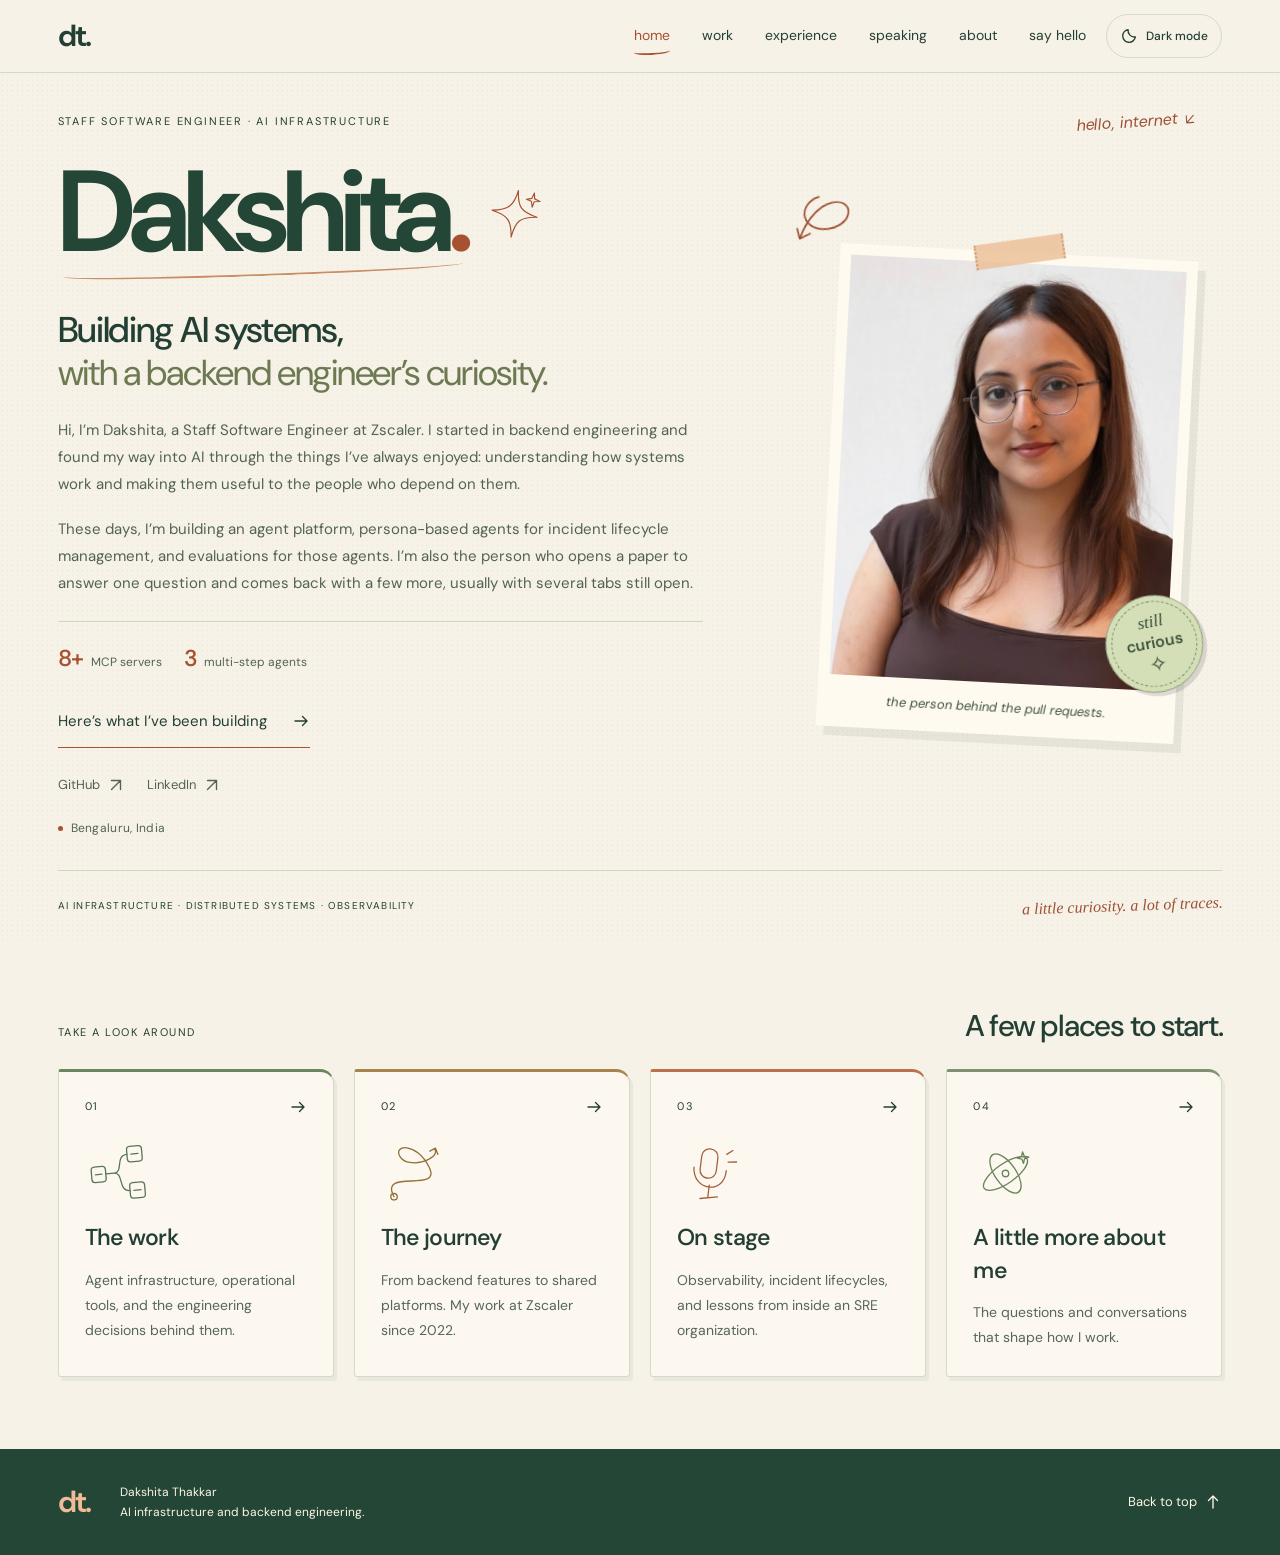
<file: index.html>
<!doctype html>
<html lang="en" data-theme="light">
<head>
  <meta charset="utf-8">
  <meta name="viewport" content="width=device-width, initial-scale=1">
  <meta name="description" content="Dakshita Thakkar, Staff Software Engineer at Zscaler. AI infrastructure, backend engineering, and a healthy amount of curiosity.">
  <meta name="theme-color" content="#f7f2e8">
  <script src="theme-init.js?v=ec8441a25c"></script>
  <link rel="canonical" href="https://dakshitathakkar.github.io/">
  <meta property="og:url" content="https://dakshitathakkar.github.io/">
  <meta property="og:type" content="website">
  <meta property="og:title" content="Dakshita Thakkar | AI Infrastructure &amp; Backend Engineering">
  <meta property="og:description" content="Dakshita Thakkar, Staff Software Engineer at Zscaler. AI infrastructure, backend engineering, and a healthy amount of curiosity.">
  <title>Dakshita Thakkar | AI Infrastructure &amp; Backend Engineering</title>
  <link rel="icon" href="favicon.svg" type="image/svg+xml">
  <link rel="preconnect" href="https://fonts.googleapis.com">
  <link rel="preconnect" href="https://fonts.gstatic.com" crossorigin>
  <link href="https://fonts.googleapis.com/css2?family=DM+Sans:wght@400;450;500;550;600;650;700&display=swap" rel="stylesheet">
  <link rel="stylesheet" href="styles.css?v=5b38ec45d7">
  <link rel="stylesheet" href="interactions.css?v=0d2fb8bf29">
  <link rel="stylesheet" href="whimsy.css?v=2903e65cbd">
  <script src="site.js?v=8f703084b9" defer></script>
  <link rel="stylesheet" href="theme.css?v=2f383832d9">
</head>
<body id="top"><div id="dakshita-studio" data-page="home" data-motion="off" aria-label="Dakshita’s personal portfolio"><div class="ds-spotlight" aria-hidden="true"></div><a class="skip-link" href="#main-content">Skip to content</a><header class="ds-nav"><a href="./" class="ds-monogram" aria-label="Dakshita Thakkar, home">dt.</a><nav aria-label="Main navigation"><a href="./" aria-current="page">home</a><a href="work.html">work</a><a href="experience.html">experience</a><a href="speaking.html">speaking</a><a href="about.html">about</a><a href="contact.html">say hello</a></nav><button class="ds-theme-toggle" type="button" aria-label="Switch to dark mode" title="Switch to dark mode" hidden><svg class="ds-icon ds-theme-moon" width="18" height="18" viewBox="0 0 24 24" fill="none" stroke="currentColor" stroke-width="1.8" stroke-linecap="round" stroke-linejoin="round" aria-hidden="true" focusable="false"><path d="M20.5 13.2A8.5 8.5 0 0 1 10.8 3.5 8.5 8.5 0 1 0 20.5 13.2Z"/></svg><svg class="ds-icon ds-theme-sun" width="18" height="18" viewBox="0 0 24 24" fill="none" stroke="currentColor" stroke-width="1.8" stroke-linecap="round" aria-hidden="true" focusable="false"><circle cx="12" cy="12" r="4"/><path d="M12 2v2m0 16v2M2 12h2m16 0h2M5 5l1.5 1.5m11 11L19 19M5 19l1.5-1.5m11-11L19 5"/></svg><span class="ds-theme-label">Dark mode</span></button><span class="ds-reading-progress" aria-hidden="true"></span></header>
<main id="main-content" tabindex="-1">  <div class="ds-cover">
    <section class="ds-hero" id="ds-top" tabindex="-1" aria-label="Introduction">
      <div class="ds-preface"><span>STAFF SOFTWARE ENGINEER · AI INFRASTRUCTURE</span><span class="ds-hand ds-hello">hello, internet <svg class="ds-icon" width="18" height="18" viewBox="0 0 24 24" fill="none" stroke="currentColor" stroke-width="1.8" stroke-linecap="round" stroke-linejoin="round" aria-hidden="true" focusable="false"><path d="M18 6 6 18M6 6v12h12"/></svg></span></div>
      <div class="ds-hero-grid">
        <div class="ds-intro"><div class="ds-name-sketch"><h1>Dakshita<span class="ds-name-dot">.</span></h1><svg class="ds-doodle ds-name-spark" viewBox="0 0 100 100" fill="none" stroke="currentColor" stroke-width="2" stroke-linecap="round" stroke-linejoin="round" aria-hidden="true" focusable="false"><path d="M50 9c3 28 10 36 39 41-29 4-36 12-39 41C46 62 38 54 10 50c28-5 36-13 40-41Z"/><path d="m78 9 2 10 10 3-10 2-2 10-3-10-9-2 9-3Z"/></svg></div><p class="ds-lead">Building AI systems, <br> <em>with a backend engineer’s curiosity.</em></p><p class="ds-body">Hi, I’m Dakshita, a Staff Software Engineer at Zscaler. I started in backend engineering and found my way into AI through the things I’ve always enjoyed: understanding how systems work and making them useful to the people who depend on them.</p><p class="ds-body">These days, I’m building an agent platform, persona-based agents for incident lifecycle management, and evaluations for those agents. I’m also the person who opens a paper to answer one question and comes back with a few more, usually with several tabs still open.</p><div class="ds-hero-proof" aria-label="Agent engineering work"><span><strong>8+</strong> MCP servers</span><span><strong>3</strong> multi-step agents</span></div><a href="work.html" class="ds-work-link">Here’s what I’ve been building <span class="ds-link-arrow" aria-hidden="true"><svg class="ds-icon" width="18" height="18" viewBox="0 0 24 24" fill="none" stroke="currentColor" stroke-width="1.8" stroke-linecap="round" stroke-linejoin="round" aria-hidden="true" focusable="false"><path d="M4 12h16m-6-6 6 6-6 6"/></svg></span></a><div class="ds-hero-social"><a href="https://github.com/dakshitathakkar" target="_blank" rel="noopener noreferrer">GitHub <span class="ds-external-arrow" aria-hidden="true"><svg class="ds-icon" width="18" height="18" viewBox="0 0 24 24" fill="none" stroke="currentColor" stroke-width="1.8" stroke-linecap="round" stroke-linejoin="round" aria-hidden="true" focusable="false"><path d="M6 18 18 6M6 6h12v12"/></svg></span></a><a href="https://www.linkedin.com/in/dakshita-thakkar/" target="_blank" rel="noopener noreferrer">LinkedIn <span class="ds-external-arrow" aria-hidden="true"><svg class="ds-icon" width="18" height="18" viewBox="0 0 24 24" fill="none" stroke="currentColor" stroke-width="1.8" stroke-linecap="round" stroke-linejoin="round" aria-hidden="true" focusable="false"><path d="M6 18 18 6M6 6h12v12"/></svg></span></a></div><div class="ds-location"><span class="ds-location-dot"></span>Bengaluru, India</div></div>
        <figure class="ds-photo"><svg class="ds-doodle ds-photo-loop" viewBox="0 0 100 100" fill="none" stroke="currentColor" stroke-width="2" stroke-linecap="round" stroke-linejoin="round" aria-hidden="true" focusable="false"><path d="M8 56c28-50 68-39 61-20S21 55 18 32c-1-12 10-20 20-21M7 44l1 12 13-4"/></svg><div class="ds-tape" aria-hidden="true"></div><div class="ds-photo-space"><img class="ds-portrait" src="images/dakshita-portrait.jpg" width="621" height="1023" alt="Portrait of Dakshita Thakkar" fetchpriority="high" decoding="async"></div><span class="ds-curiosity-stamp" aria-hidden="true"><span>still</span><span>curious</span><span class="ds-stamp-star">✧</span></span><figcaption class="ds-hand">the person behind the pull requests.</figcaption></figure>
      </div>
      <div class="ds-cover-foot"><span>AI INFRASTRUCTURE · DISTRIBUTED SYSTEMS · OBSERVABILITY</span><span class="ds-hand ds-footnote">a little curiosity. a lot of traces.</span></div>
    </section>
  </div><section class="ds-explore" aria-labelledby="explore-title"><div class="ds-explore-heading"><span class="ds-kicker">TAKE A LOOK AROUND</span><h2 id="explore-title">A few places to start.</h2></div><div class="ds-page-cards"><a class="ds-page-card" href="work.html"><span class="ds-kicker">01 <span class="ds-link-arrow" aria-hidden="true"><svg class="ds-icon" width="18" height="18" viewBox="0 0 24 24" fill="none" stroke="currentColor" stroke-width="1.8" stroke-linecap="round" stroke-linejoin="round" aria-hidden="true" focusable="false"><path d="M4 12h16m-6-6 6 6-6 6"/></svg></span></span><svg class="ds-doodle ds-card-doodle" viewBox="0 0 100 100" fill="none" stroke="currentColor" stroke-width="2" stroke-linecap="round" stroke-linejoin="round" aria-hidden="true" focusable="false"><rect x="10" y="37" width="22" height="24" rx="5"/><rect x="67" y="10" width="23" height="24" rx="5"/><rect x="67" y="66" width="23" height="24" rx="5"/><path d="M32 49h13c15 0 3-27 22-27M45 49c15 0 3 29 22 29M16 49h10M73 22h11M73 78h11"/></svg><h3>The work</h3><p>Agent infrastructure, operational tools, and the engineering decisions behind them.</p></a><a class="ds-page-card" href="experience.html"><span class="ds-kicker">02 <span class="ds-link-arrow" aria-hidden="true"><svg class="ds-icon" width="18" height="18" viewBox="0 0 24 24" fill="none" stroke="currentColor" stroke-width="1.8" stroke-linecap="round" stroke-linejoin="round" aria-hidden="true" focusable="false"><path d="M4 12h16m-6-6 6 6-6 6"/></svg></span></span><svg class="ds-doodle ds-card-doodle" viewBox="0 0 100 100" fill="none" stroke="currentColor" stroke-width="2" stroke-linecap="round" stroke-linejoin="round" aria-hidden="true" focusable="false"><path d="M17 83C-3 36 91 85 75 43S21 3 32 23s61 9 54-7M78 18l9-4 3 10"/><circle cx="17" cy="83" r="5"/></svg><h3>The journey</h3><p>From backend features to shared platforms. My work at Zscaler since 2022.</p></a><a class="ds-page-card" href="speaking.html"><span class="ds-kicker">03 <span class="ds-link-arrow" aria-hidden="true"><svg class="ds-icon" width="18" height="18" viewBox="0 0 24 24" fill="none" stroke="currentColor" stroke-width="1.8" stroke-linecap="round" stroke-linejoin="round" aria-hidden="true" focusable="false"><path d="M4 12h16m-6-6 6 6-6 6"/></svg></span></span><svg class="ds-doodle ds-card-doodle" viewBox="0 0 100 100" fill="none" stroke="currentColor" stroke-width="2" stroke-linecap="round" stroke-linejoin="round" aria-hidden="true" focusable="false"><rect x="38" y="12" width="25" height="45" rx="12" transform="rotate(12 50 35)"/><path d="M27 38c-5 38 43 46 49 10M48 68l-4 19M32 87h27M79 23l10-5M80 35l13 1"/></svg><h3>On stage</h3><p>Observability, incident lifecycles, and lessons from inside an SRE organization.</p></a><a class="ds-page-card" href="about.html"><span class="ds-kicker">04 <span class="ds-link-arrow" aria-hidden="true"><svg class="ds-icon" width="18" height="18" viewBox="0 0 24 24" fill="none" stroke="currentColor" stroke-width="1.8" stroke-linecap="round" stroke-linejoin="round" aria-hidden="true" focusable="false"><path d="M4 12h16m-6-6 6 6-6 6"/></svg></span></span><svg class="ds-doodle ds-card-doodle" viewBox="0 0 100 100" fill="none" stroke="currentColor" stroke-width="2" stroke-linecap="round" stroke-linejoin="round" aria-hidden="true" focusable="false"><ellipse cx="50" cy="50" rx="40" ry="15" transform="rotate(-30 50 50)"/><ellipse cx="50" cy="50" rx="16" ry="35" transform="rotate(-30 50 50)"/><circle cx="50" cy="50" r="5"/><path d="m79 19 2 7 7 2-7 2-2 7-2-7-7-2 7-2Z"/></svg><h3>A little more about me</h3><p>The questions and conversations that shape how I work.</p></a></div></section></main>
  <footer class="ds-footer"><span class="ds-monogram">dt.</span><span>Dakshita Thakkar <br> AI infrastructure and backend engineering.</span><a class="ds-back-top" href="#top">Back to top <svg class="ds-icon" width="18" height="18" viewBox="0 0 24 24" fill="none" stroke="currentColor" stroke-width="1.8" stroke-linecap="round" stroke-linejoin="round" aria-hidden="true" focusable="false"><path d="M12 20V4m-6 6 6-6 6 6"/></svg></a></footer>
</div></body></html>
</file>
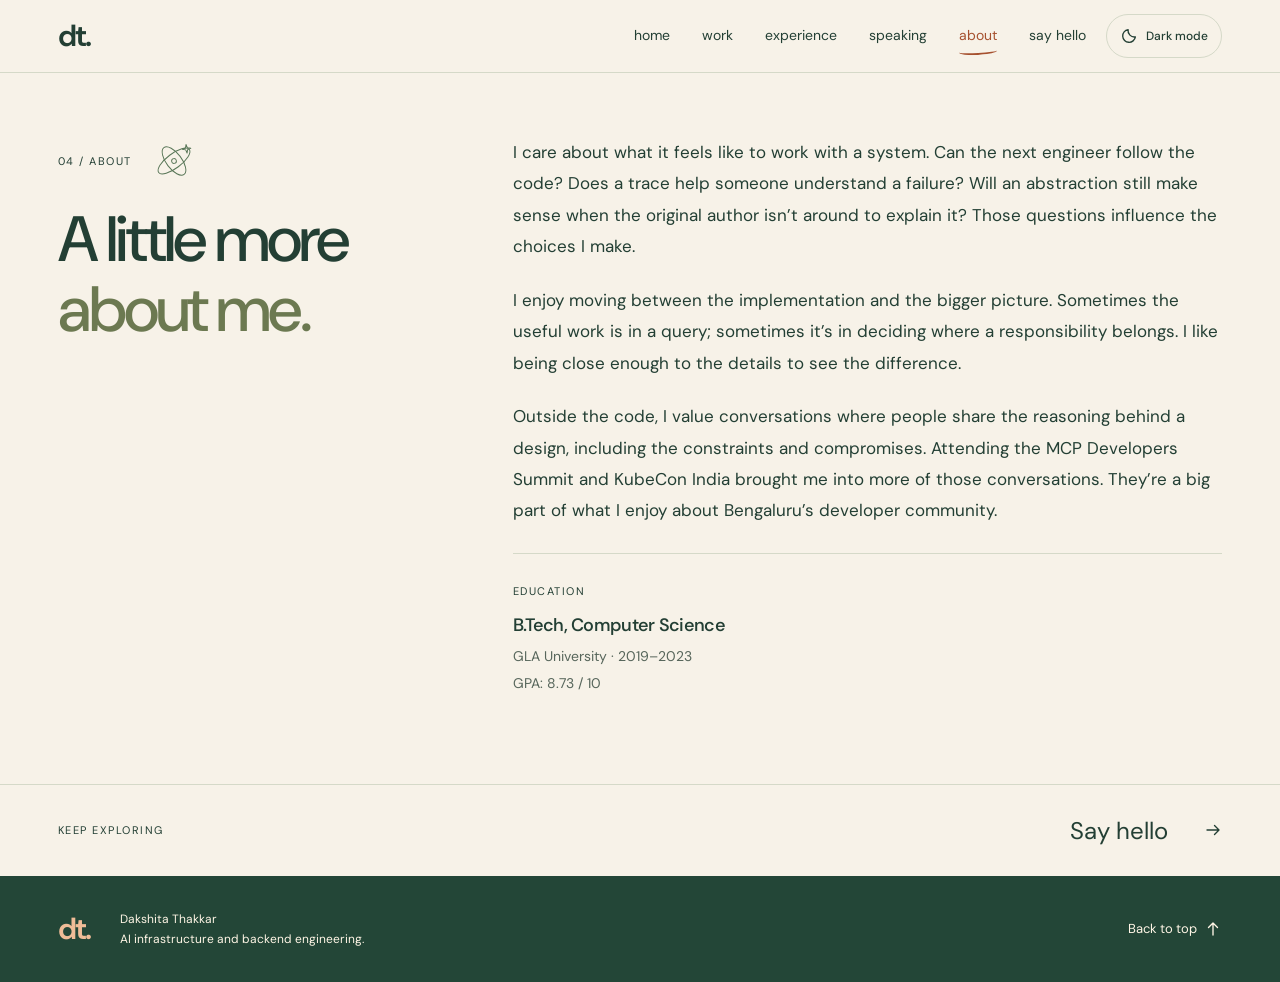
<file: about.html>
<!doctype html>
<html lang="en" data-theme="light">
<head>
  <meta charset="utf-8">
  <meta name="viewport" content="width=device-width, initial-scale=1">
  <meta name="description" content="How I approach engineering, what I value in a system, and a little more about me.">
  <meta name="theme-color" content="#f7f2e8">
  <script src="theme-init.js?v=ec8441a25c"></script>
  <link rel="canonical" href="https://dakshitathakkar.github.io/about.html">
  <meta property="og:url" content="https://dakshitathakkar.github.io/about.html">
  <meta property="og:type" content="website">
  <meta property="og:title" content="About | Dakshita Thakkar">
  <meta property="og:description" content="How I approach engineering, what I value in a system, and a little more about me.">
  <title>About | Dakshita Thakkar</title>
  <link rel="icon" href="favicon.svg" type="image/svg+xml">
  <link rel="preconnect" href="https://fonts.googleapis.com">
  <link rel="preconnect" href="https://fonts.gstatic.com" crossorigin>
  <link href="https://fonts.googleapis.com/css2?family=DM+Sans:wght@400;450;500;550;600;650;700&display=swap" rel="stylesheet">
  <link rel="stylesheet" href="styles.css?v=5b38ec45d7">
  <link rel="stylesheet" href="interactions.css?v=0d2fb8bf29">
  <link rel="stylesheet" href="whimsy.css?v=2903e65cbd">
  <script src="site.js?v=8f703084b9" defer></script>
  <link rel="stylesheet" href="theme.css?v=2f383832d9">
</head>
<body id="top"><div id="dakshita-studio" data-page="about" data-motion="off" aria-label="Dakshita’s personal portfolio"><div class="ds-spotlight" aria-hidden="true"></div><a class="skip-link" href="#main-content">Skip to content</a><header class="ds-nav"><a href="./" class="ds-monogram" aria-label="Dakshita Thakkar, home">dt.</a><nav aria-label="Main navigation"><a href="./">home</a><a href="work.html">work</a><a href="experience.html">experience</a><a href="speaking.html">speaking</a><a href="about.html" aria-current="page">about</a><a href="contact.html">say hello</a></nav><button class="ds-theme-toggle" type="button" aria-label="Switch to dark mode" title="Switch to dark mode" hidden><svg class="ds-icon ds-theme-moon" width="18" height="18" viewBox="0 0 24 24" fill="none" stroke="currentColor" stroke-width="1.8" stroke-linecap="round" stroke-linejoin="round" aria-hidden="true" focusable="false"><path d="M20.5 13.2A8.5 8.5 0 0 1 10.8 3.5 8.5 8.5 0 1 0 20.5 13.2Z"/></svg><svg class="ds-icon ds-theme-sun" width="18" height="18" viewBox="0 0 24 24" fill="none" stroke="currentColor" stroke-width="1.8" stroke-linecap="round" aria-hidden="true" focusable="false"><circle cx="12" cy="12" r="4"/><path d="M12 2v2m0 16v2M2 12h2m16 0h2M5 5l1.5 1.5m11 11L19 19M5 19l1.5-1.5m11-11L19 5"/></svg><span class="ds-theme-label">Dark mode</span></button><span class="ds-reading-progress" aria-hidden="true"></span></header>
<main id="main-content" tabindex="-1"><section class="ds-about-section ds-section" id="ds-about" aria-labelledby="about-title"><div class="ds-section-heading"><span class="ds-kicker">04 / ABOUT<svg class="ds-doodle ds-page-doodle" viewBox="0 0 100 100" fill="none" stroke="currentColor" stroke-width="2" stroke-linecap="round" stroke-linejoin="round" aria-hidden="true" focusable="false"><ellipse cx="50" cy="50" rx="40" ry="15" transform="rotate(-30 50 50)"/><ellipse cx="50" cy="50" rx="16" ry="35" transform="rotate(-30 50 50)"/><circle cx="50" cy="50" r="5"/><path d="m79 19 2 7 7 2-7 2-2 7-2-7-7-2 7-2Z"/></svg></span><h1 class="ds-page-title" id="about-title">A little more <br> <em>about me.</em></h1></div><div class="ds-about-copy"><p>I care about what it feels like to work with a system. Can the next engineer follow the code? Does a trace help someone understand a failure? Will an abstraction still make sense when the original author isn’t around to explain it? Those questions influence the choices I make.</p><p>I enjoy moving between the implementation and the bigger picture. Sometimes the useful work is in a query; sometimes it’s in deciding where a responsibility belongs. I like being close enough to the details to see the difference.</p><p>Outside the code, I value conversations where people share the reasoning behind a design, including the constraints and compromises. Attending the MCP Developers Summit and KubeCon India brought me into more of those conversations. They’re a big part of what I enjoy about Bengaluru’s developer community.</p><div class="ds-education"><span class="ds-kicker">EDUCATION</span><h3>B.Tech, Computer Science</h3><p>GLA University · 2019–2023 <br> GPA: 8.73 / 10</p></div></div></section><aside class="ds-next-page"><span class="ds-kicker">KEEP EXPLORING</span><a href="contact.html">Say hello <span class="ds-link-arrow" aria-hidden="true"><svg class="ds-icon" width="18" height="18" viewBox="0 0 24 24" fill="none" stroke="currentColor" stroke-width="1.8" stroke-linecap="round" stroke-linejoin="round" aria-hidden="true" focusable="false"><path d="M4 12h16m-6-6 6 6-6 6"/></svg></span></a></aside></main>
  <footer class="ds-footer"><span class="ds-monogram">dt.</span><span>Dakshita Thakkar <br> AI infrastructure and backend engineering.</span><a class="ds-back-top" href="#top">Back to top <svg class="ds-icon" width="18" height="18" viewBox="0 0 24 24" fill="none" stroke="currentColor" stroke-width="1.8" stroke-linecap="round" stroke-linejoin="round" aria-hidden="true" focusable="false"><path d="M12 20V4m-6 6 6-6 6 6"/></svg></a></footer>
</div></body></html>
</file>
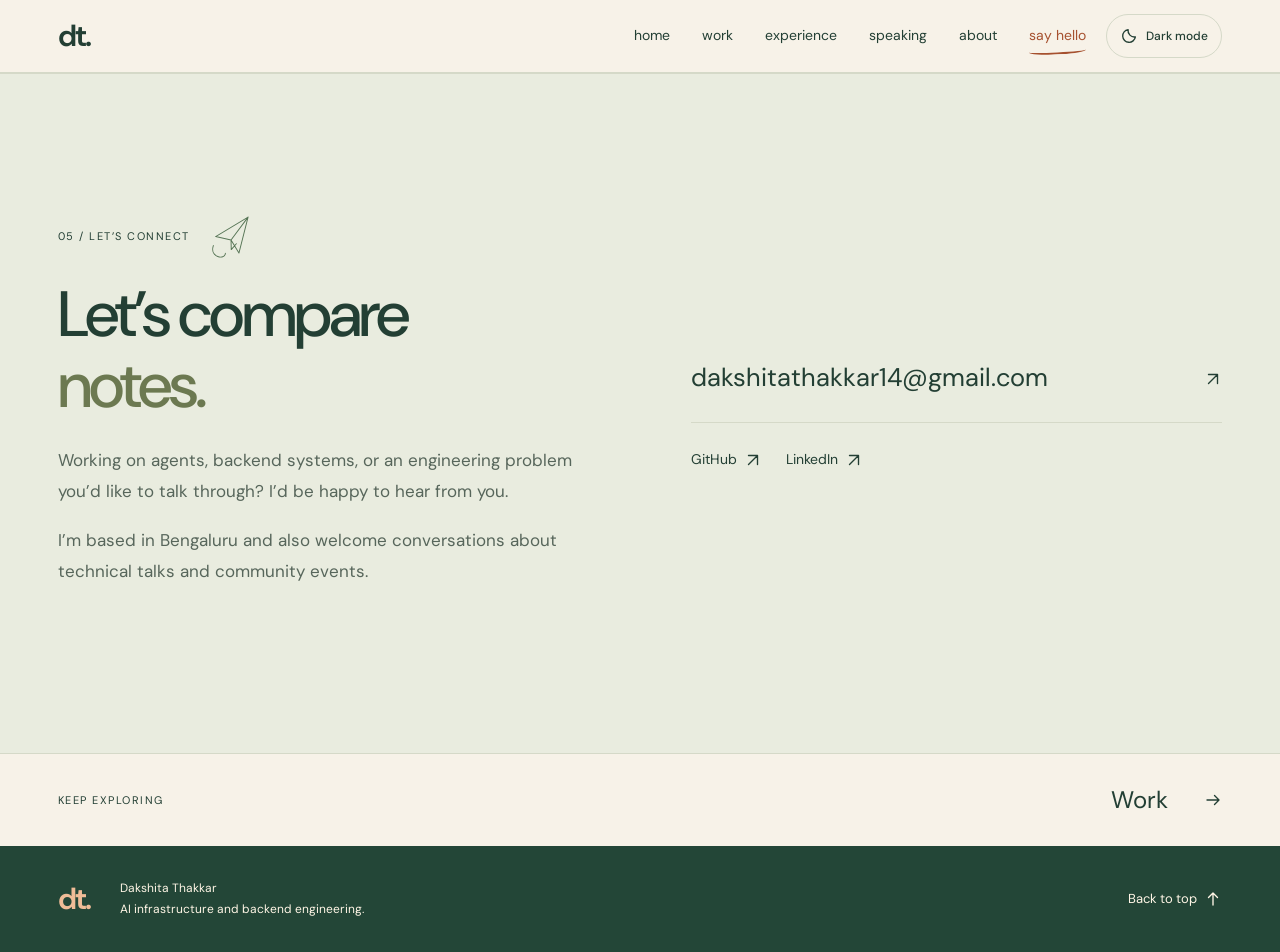
<file: contact.html>
<!doctype html>
<html lang="en" data-theme="light">
<head>
  <meta charset="utf-8">
  <meta name="viewport" content="width=device-width, initial-scale=1">
  <meta name="description" content="Get in touch about agents, backend systems, technical talks, and engineering conversations.">
  <meta name="theme-color" content="#f7f2e8">
  <script src="theme-init.js?v=ec8441a25c"></script>
  <link rel="canonical" href="https://dakshitathakkar.github.io/contact.html">
  <meta property="og:url" content="https://dakshitathakkar.github.io/contact.html">
  <meta property="og:type" content="website">
  <meta property="og:title" content="Say hello | Dakshita Thakkar">
  <meta property="og:description" content="Get in touch about agents, backend systems, technical talks, and engineering conversations.">
  <title>Say hello | Dakshita Thakkar</title>
  <link rel="icon" href="favicon.svg" type="image/svg+xml">
  <link rel="preconnect" href="https://fonts.googleapis.com">
  <link rel="preconnect" href="https://fonts.gstatic.com" crossorigin>
  <link href="https://fonts.googleapis.com/css2?family=DM+Sans:wght@400;450;500;550;600;650;700&display=swap" rel="stylesheet">
  <link rel="stylesheet" href="styles.css?v=5b38ec45d7">
  <link rel="stylesheet" href="interactions.css?v=0d2fb8bf29">
  <link rel="stylesheet" href="whimsy.css?v=2903e65cbd">
  <script src="site.js?v=8f703084b9" defer></script>
  <link rel="stylesheet" href="theme.css?v=2f383832d9">
</head>
<body id="top"><div id="dakshita-studio" data-page="contact" data-motion="off" aria-label="Dakshita’s personal portfolio"><div class="ds-spotlight" aria-hidden="true"></div><a class="skip-link" href="#main-content">Skip to content</a><header class="ds-nav"><a href="./" class="ds-monogram" aria-label="Dakshita Thakkar, home">dt.</a><nav aria-label="Main navigation"><a href="./">home</a><a href="work.html">work</a><a href="experience.html">experience</a><a href="speaking.html">speaking</a><a href="about.html">about</a><a href="contact.html" aria-current="page">say hello</a></nav><button class="ds-theme-toggle" type="button" aria-label="Switch to dark mode" title="Switch to dark mode" hidden><svg class="ds-icon ds-theme-moon" width="18" height="18" viewBox="0 0 24 24" fill="none" stroke="currentColor" stroke-width="1.8" stroke-linecap="round" stroke-linejoin="round" aria-hidden="true" focusable="false"><path d="M20.5 13.2A8.5 8.5 0 0 1 10.8 3.5 8.5 8.5 0 1 0 20.5 13.2Z"/></svg><svg class="ds-icon ds-theme-sun" width="18" height="18" viewBox="0 0 24 24" fill="none" stroke="currentColor" stroke-width="1.8" stroke-linecap="round" aria-hidden="true" focusable="false"><circle cx="12" cy="12" r="4"/><path d="M12 2v2m0 16v2M2 12h2m16 0h2M5 5l1.5 1.5m11 11L19 19M5 19l1.5-1.5m11-11L19 5"/></svg><span class="ds-theme-label">Dark mode</span></button><span class="ds-reading-progress" aria-hidden="true"></span></header>
<main id="main-content" tabindex="-1"><section class="ds-contact-section" id="ds-contact" aria-labelledby="contact-title"><div><span class="ds-kicker">05 / LET’S CONNECT<svg class="ds-doodle ds-page-doodle" viewBox="0 0 100 100" fill="none" stroke="currentColor" stroke-width="2" stroke-linecap="round" stroke-linejoin="round" aria-hidden="true" focusable="false"><path d="m16 47 72-32-28 72-13-29-31-11ZM47 58l41-43M47 58l-2 20 12-11M9 65C-2 88 29 99 32 84"/></svg></span><h1 class="ds-page-title" id="contact-title">Let’s compare <br> <em>notes.</em></h1><p>Working on agents, backend systems, or an engineering problem you’d like to talk through? I’d be happy to hear from you.</p><p>I’m based in Bengaluru and also welcome conversations about technical talks and community events.</p></div><div class="ds-contact-links"><a class="ds-email" href="mailto:dakshitathakkar14@gmail.com">dakshitathakkar14@gmail.com <span class="ds-external-arrow" aria-hidden="true"><svg class="ds-icon" width="18" height="18" viewBox="0 0 24 24" fill="none" stroke="currentColor" stroke-width="1.8" stroke-linecap="round" stroke-linejoin="round" aria-hidden="true" focusable="false"><path d="M6 18 18 6M6 6h12v12"/></svg></span></a><div><a href="https://github.com/dakshitathakkar" target="_blank" rel="noopener noreferrer">GitHub <span class="ds-external-arrow" aria-hidden="true"><svg class="ds-icon" width="18" height="18" viewBox="0 0 24 24" fill="none" stroke="currentColor" stroke-width="1.8" stroke-linecap="round" stroke-linejoin="round" aria-hidden="true" focusable="false"><path d="M6 18 18 6M6 6h12v12"/></svg></span></a><a href="https://www.linkedin.com/in/dakshita-thakkar/" target="_blank" rel="noopener noreferrer">LinkedIn <span class="ds-external-arrow" aria-hidden="true"><svg class="ds-icon" width="18" height="18" viewBox="0 0 24 24" fill="none" stroke="currentColor" stroke-width="1.8" stroke-linecap="round" stroke-linejoin="round" aria-hidden="true" focusable="false"><path d="M6 18 18 6M6 6h12v12"/></svg></span></a></div></div></section><aside class="ds-next-page"><span class="ds-kicker">KEEP EXPLORING</span><a href="work.html">Work <span class="ds-link-arrow" aria-hidden="true"><svg class="ds-icon" width="18" height="18" viewBox="0 0 24 24" fill="none" stroke="currentColor" stroke-width="1.8" stroke-linecap="round" stroke-linejoin="round" aria-hidden="true" focusable="false"><path d="M4 12h16m-6-6 6 6-6 6"/></svg></span></a></aside></main>
  <footer class="ds-footer"><span class="ds-monogram">dt.</span><span>Dakshita Thakkar <br> AI infrastructure and backend engineering.</span><a class="ds-back-top" href="#top">Back to top <svg class="ds-icon" width="18" height="18" viewBox="0 0 24 24" fill="none" stroke="currentColor" stroke-width="1.8" stroke-linecap="round" stroke-linejoin="round" aria-hidden="true" focusable="false"><path d="M12 20V4m-6 6 6-6 6 6"/></svg></a></footer>
</div></body></html>
</file>
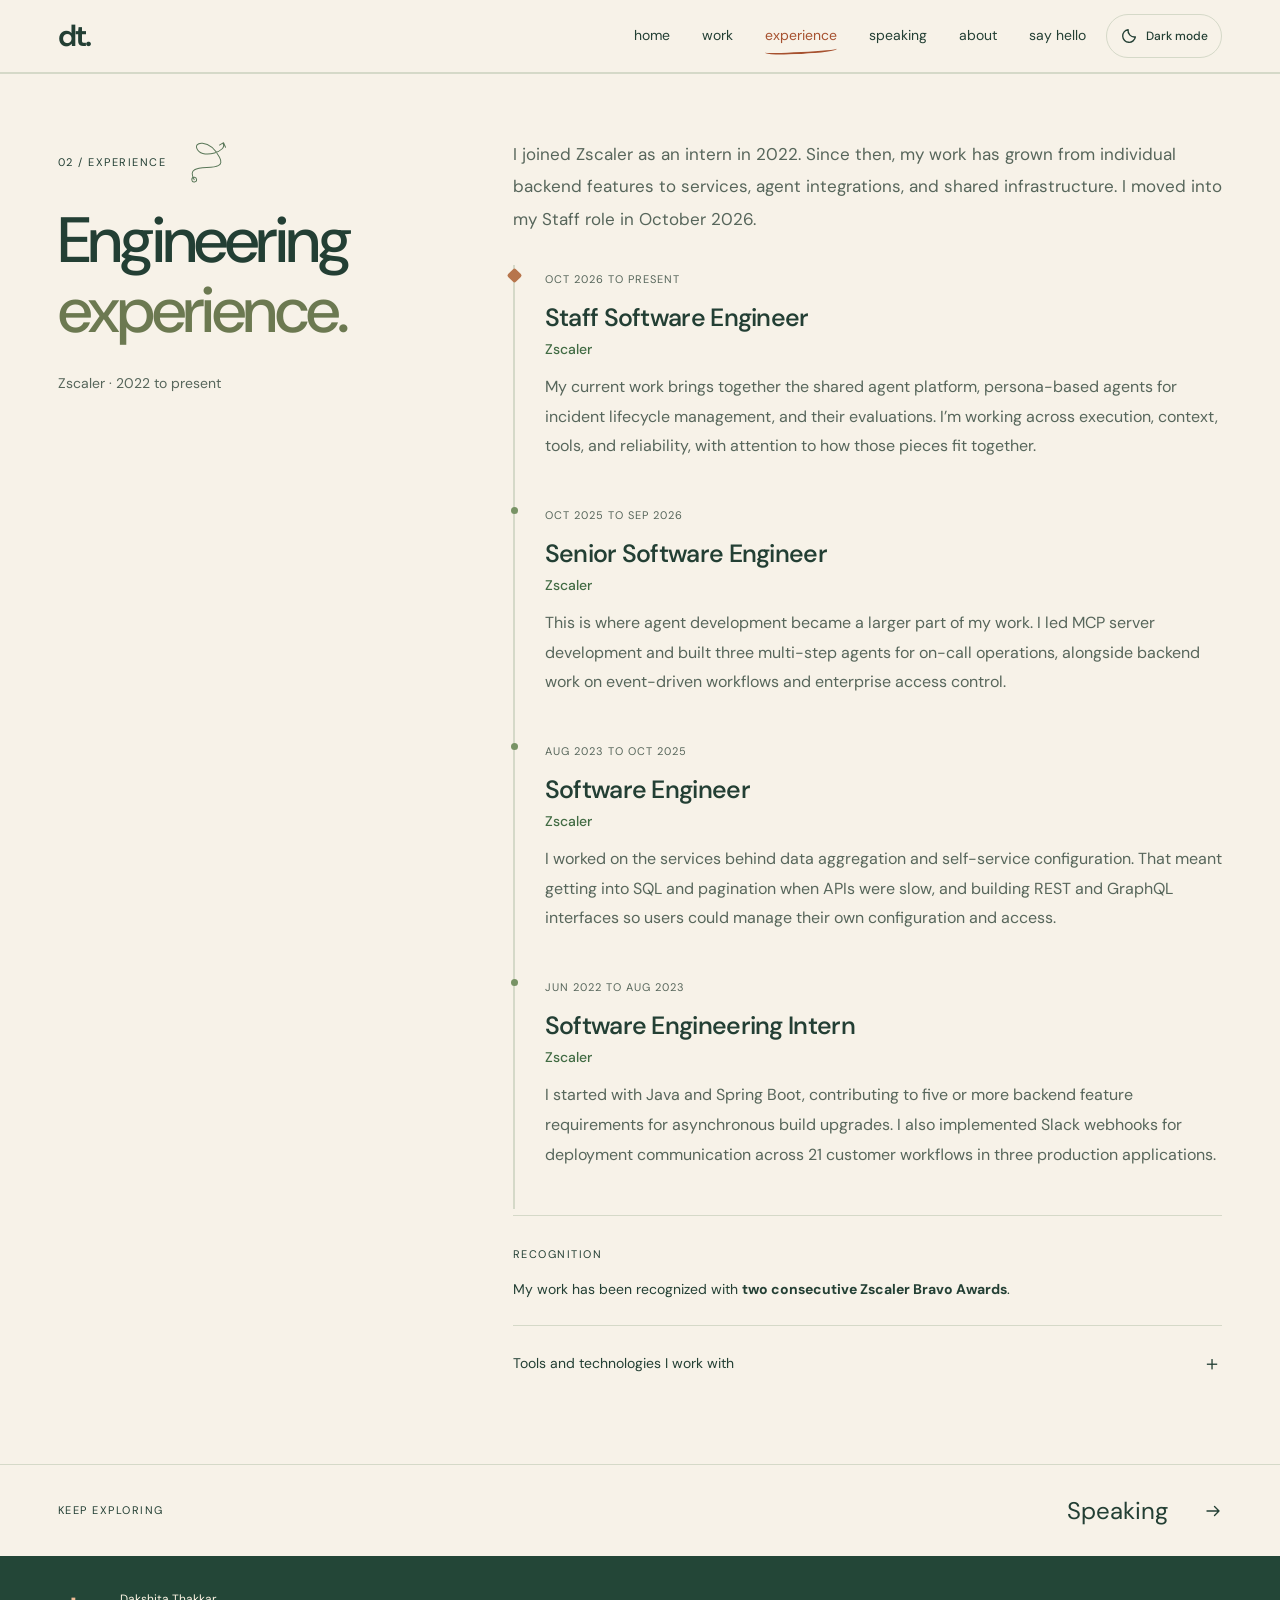
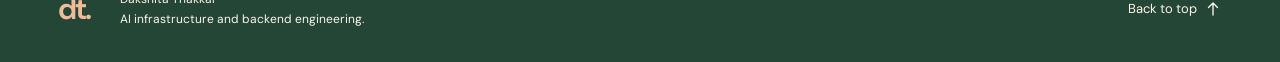
<file: experience.html>
<!doctype html>
<html lang="en" data-theme="light">
<head>
  <meta charset="utf-8">
  <meta name="viewport" content="width=device-width, initial-scale=1">
  <meta name="description" content="My engineering journey at Zscaler, from backend services to shared AI infrastructure.">
  <meta name="theme-color" content="#f7f2e8">
  <script src="theme-init.js?v=ec8441a25c"></script>
  <link rel="canonical" href="https://dakshitathakkar.github.io/experience.html">
  <meta property="og:url" content="https://dakshitathakkar.github.io/experience.html">
  <meta property="og:type" content="website">
  <meta property="og:title" content="Experience | Dakshita Thakkar">
  <meta property="og:description" content="My engineering journey at Zscaler, from backend services to shared AI infrastructure.">
  <title>Experience | Dakshita Thakkar</title>
  <link rel="icon" href="favicon.svg" type="image/svg+xml">
  <link rel="preconnect" href="https://fonts.googleapis.com">
  <link rel="preconnect" href="https://fonts.gstatic.com" crossorigin>
  <link href="https://fonts.googleapis.com/css2?family=DM+Sans:wght@400;450;500;550;600;650;700&display=swap" rel="stylesheet">
  <link rel="stylesheet" href="styles.css?v=5b38ec45d7">
  <link rel="stylesheet" href="interactions.css?v=0d2fb8bf29">
  <link rel="stylesheet" href="whimsy.css?v=2903e65cbd">
  <script src="site.js?v=8f703084b9" defer></script>
  <link rel="stylesheet" href="theme.css?v=2f383832d9">
</head>
<body id="top"><div id="dakshita-studio" data-page="experience" data-motion="off" aria-label="Dakshita’s personal portfolio"><div class="ds-spotlight" aria-hidden="true"></div><a class="skip-link" href="#main-content">Skip to content</a><header class="ds-nav"><a href="./" class="ds-monogram" aria-label="Dakshita Thakkar, home">dt.</a><nav aria-label="Main navigation"><a href="./">home</a><a href="work.html">work</a><a href="experience.html" aria-current="page">experience</a><a href="speaking.html">speaking</a><a href="about.html">about</a><a href="contact.html">say hello</a></nav><button class="ds-theme-toggle" type="button" aria-label="Switch to dark mode" title="Switch to dark mode" hidden><svg class="ds-icon ds-theme-moon" width="18" height="18" viewBox="0 0 24 24" fill="none" stroke="currentColor" stroke-width="1.8" stroke-linecap="round" stroke-linejoin="round" aria-hidden="true" focusable="false"><path d="M20.5 13.2A8.5 8.5 0 0 1 10.8 3.5 8.5 8.5 0 1 0 20.5 13.2Z"/></svg><svg class="ds-icon ds-theme-sun" width="18" height="18" viewBox="0 0 24 24" fill="none" stroke="currentColor" stroke-width="1.8" stroke-linecap="round" aria-hidden="true" focusable="false"><circle cx="12" cy="12" r="4"/><path d="M12 2v2m0 16v2M2 12h2m16 0h2M5 5l1.5 1.5m11 11L19 19M5 19l1.5-1.5m11-11L19 5"/></svg><span class="ds-theme-label">Dark mode</span></button><span class="ds-reading-progress" aria-hidden="true"></span></header>
<main id="main-content" tabindex="-1"><section class="ds-section ds-experience-section" id="ds-experience" aria-labelledby="experience-title">
      <div class="ds-section-heading"><span class="ds-kicker">02 / EXPERIENCE<svg class="ds-doodle ds-page-doodle" viewBox="0 0 100 100" fill="none" stroke="currentColor" stroke-width="2" stroke-linecap="round" stroke-linejoin="round" aria-hidden="true" focusable="false"><path d="M17 83C-3 36 91 85 75 43S21 3 32 23s61 9 54-7M78 18l9-4 3 10"/><circle cx="17" cy="83" r="5"/></svg></span><h1 class="ds-page-title" id="experience-title">Engineering <br> <em>experience.</em></h1><p>Zscaler · 2022 to present</p></div>
      <div class="ds-timeline"><p class="ds-career-intro">I joined Zscaler as an intern in 2022. Since then, my work has grown from individual backend features to services, agent integrations, and shared infrastructure. I moved into my Staff role in October 2026.</p>
        <article class="ds-role"><time>OCT 2026 TO PRESENT</time><h3>Staff Software Engineer</h3><p class="ds-company">Zscaler</p><p>My current work brings together the shared agent platform, persona-based agents for incident lifecycle management, and their evaluations. I’m working across execution, context, tools, and reliability, with attention to how those pieces fit together.</p></article>
        <article class="ds-role"><time>OCT 2025 TO SEP 2026</time><h3>Senior Software Engineer</h3><p class="ds-company">Zscaler</p><p>This is where agent development became a larger part of my work. I led MCP server development and built three multi-step agents for on-call operations, alongside backend work on event-driven workflows and enterprise access control.</p></article>
        <article class="ds-role"><time>AUG 2023 TO OCT 2025</time><h3>Software Engineer</h3><p class="ds-company">Zscaler</p><p>I worked on the services behind data aggregation and self-service configuration. That meant getting into SQL and pagination when APIs were slow, and building REST and GraphQL interfaces so users could manage their own configuration and access.</p></article>
        <article class="ds-role"><time>JUN 2022 TO AUG 2023</time><h3>Software Engineering Intern</h3><p class="ds-company">Zscaler</p><p>I started with Java and Spring Boot, contributing to five or more backend feature requirements for asynchronous build upgrades. I also implemented Slack webhooks for deployment communication across 21 customer workflows in three production applications.</p></article>
        <div class="ds-recognition"><span class="ds-kicker">RECOGNITION</span><p>My work has been recognized with <strong>two consecutive Zscaler Bravo Awards</strong>.</p></div>
        <details class="ds-toolkit"><summary>Tools and technologies I work with <span aria-hidden="true">＋</span></summary><div class="ds-outline"><p><b>AI &amp; agents.</b> Python, MCP, LangChain, LangGraph, LangSmith, Langfuse, IBM ContextForge, Weights &amp; Biases, multi-step agent orchestration, and agent skills development.</p><p><b>Backend &amp; data.</b> Java, Spring Boot, Spring AI, Spring Security, Hibernate/JPA, Kafka, concurrency, REST, GraphQL, PostgreSQL, MySQL, NoSQL, and PL/SQL.</p><p><b>Delivery &amp; tooling.</b> Docker, Kubernetes, GCP, CI/CD, OAuth 2.0, Okta SSO/S2S, JUnit, Mockito, Maven, Git, GitLab/Bitbucket, and Jira.</p><p><b>Frontend.</b> React, JavaScript, HTML, and CSS.</p></div></details>
      </div>
    </section><aside class="ds-next-page"><span class="ds-kicker">KEEP EXPLORING</span><a href="speaking.html">Speaking <span class="ds-link-arrow" aria-hidden="true"><svg class="ds-icon" width="18" height="18" viewBox="0 0 24 24" fill="none" stroke="currentColor" stroke-width="1.8" stroke-linecap="round" stroke-linejoin="round" aria-hidden="true" focusable="false"><path d="M4 12h16m-6-6 6 6-6 6"/></svg></span></a></aside></main>
  <footer class="ds-footer"><span class="ds-monogram">dt.</span><span>Dakshita Thakkar <br> AI infrastructure and backend engineering.</span><a class="ds-back-top" href="#top">Back to top <svg class="ds-icon" width="18" height="18" viewBox="0 0 24 24" fill="none" stroke="currentColor" stroke-width="1.8" stroke-linecap="round" stroke-linejoin="round" aria-hidden="true" focusable="false"><path d="M12 20V4m-6 6 6-6 6 6"/></svg></a></footer>
</div></body></html>
</file>
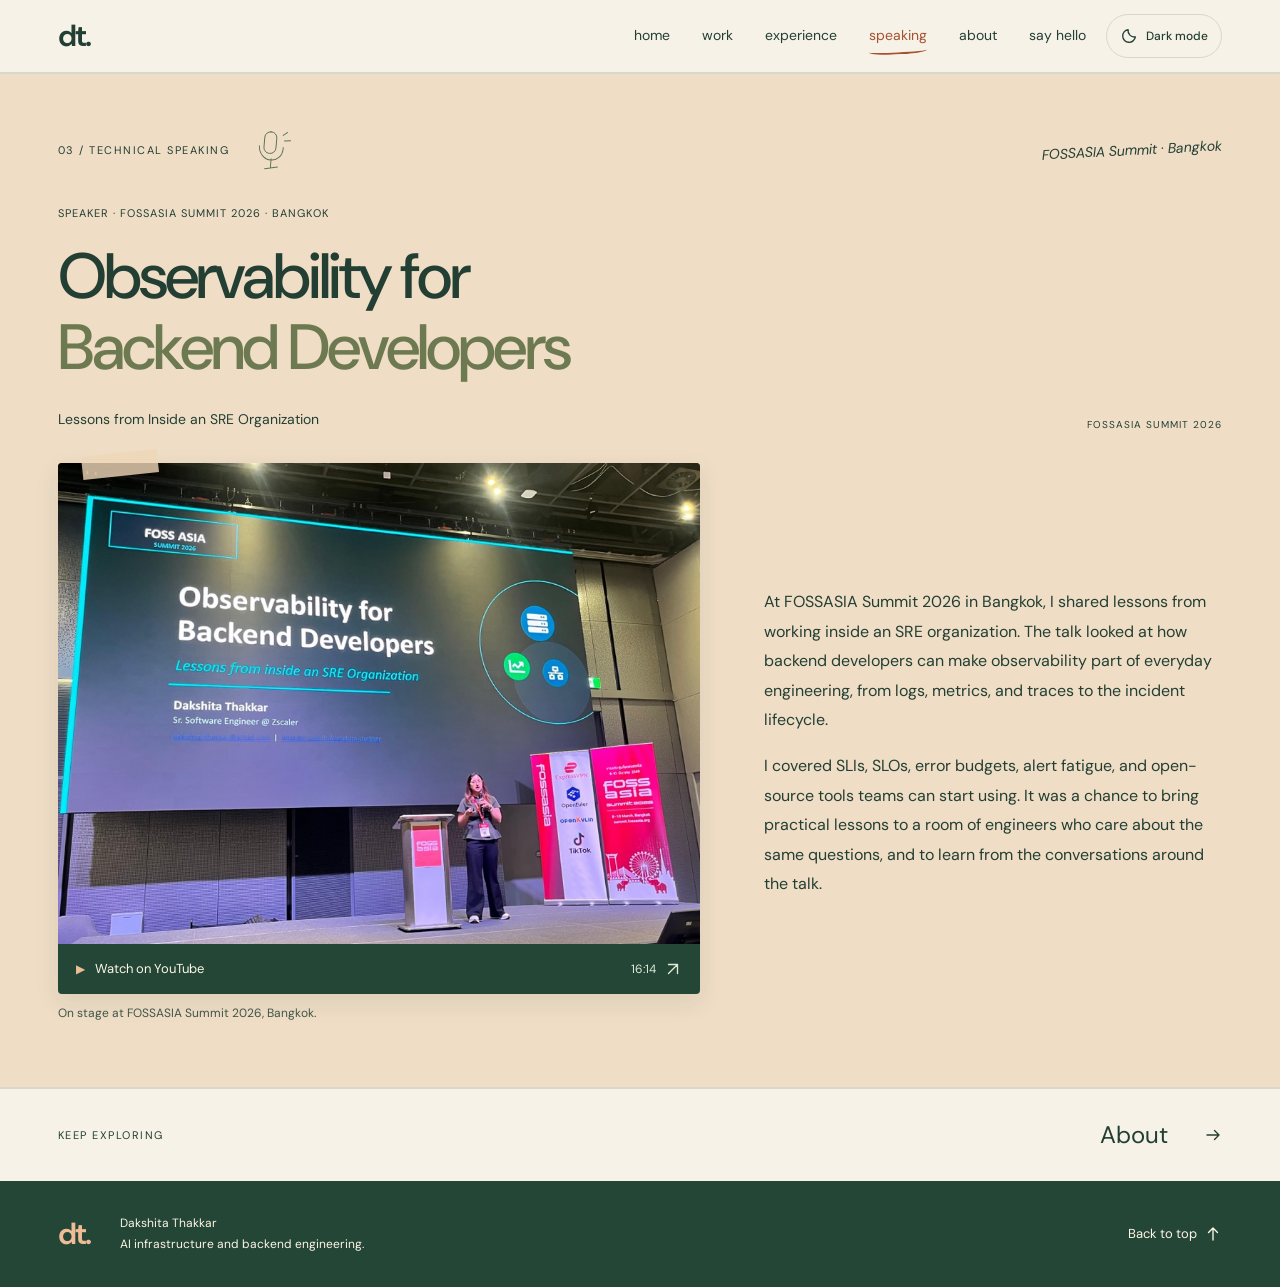
<file: speaking.html>
<!doctype html>
<html lang="en" data-theme="light">
<head>
  <meta charset="utf-8">
  <meta name="viewport" content="width=device-width, initial-scale=1">
  <meta name="description" content="Observability for Backend Developers: my FOSSASIA Summit 2026 talk, recording, and lessons from inside an SRE organization.">
  <meta name="theme-color" content="#f7f2e8">
  <script src="theme-init.js?v=ec8441a25c"></script>
  <link rel="canonical" href="https://dakshitathakkar.github.io/speaking.html">
  <meta property="og:url" content="https://dakshitathakkar.github.io/speaking.html">
  <meta property="og:type" content="website">
  <meta property="og:title" content="Speaking | Dakshita Thakkar">
  <meta property="og:description" content="Observability for Backend Developers: my FOSSASIA Summit 2026 talk, recording, and lessons from inside an SRE organization.">
  <title>Speaking | Dakshita Thakkar</title>
  <link rel="icon" href="favicon.svg" type="image/svg+xml">
  <link rel="preconnect" href="https://fonts.googleapis.com">
  <link rel="preconnect" href="https://fonts.gstatic.com" crossorigin>
  <link href="https://fonts.googleapis.com/css2?family=DM+Sans:wght@400;450;500;550;600;650;700&display=swap" rel="stylesheet">
  <link rel="stylesheet" href="styles.css?v=5b38ec45d7">
  <link rel="stylesheet" href="interactions.css?v=0d2fb8bf29">
  <link rel="stylesheet" href="whimsy.css?v=2903e65cbd">
  <script src="site.js?v=8f703084b9" defer></script>
  <link rel="stylesheet" href="theme.css?v=2f383832d9">
</head>
<body id="top"><div id="dakshita-studio" data-page="speaking" data-motion="off" aria-label="Dakshita’s personal portfolio"><div class="ds-spotlight" aria-hidden="true"></div><a class="skip-link" href="#main-content">Skip to content</a><header class="ds-nav"><a href="./" class="ds-monogram" aria-label="Dakshita Thakkar, home">dt.</a><nav aria-label="Main navigation"><a href="./">home</a><a href="work.html">work</a><a href="experience.html">experience</a><a href="speaking.html" aria-current="page">speaking</a><a href="about.html">about</a><a href="contact.html">say hello</a></nav><button class="ds-theme-toggle" type="button" aria-label="Switch to dark mode" title="Switch to dark mode" hidden><svg class="ds-icon ds-theme-moon" width="18" height="18" viewBox="0 0 24 24" fill="none" stroke="currentColor" stroke-width="1.8" stroke-linecap="round" stroke-linejoin="round" aria-hidden="true" focusable="false"><path d="M20.5 13.2A8.5 8.5 0 0 1 10.8 3.5 8.5 8.5 0 1 0 20.5 13.2Z"/></svg><svg class="ds-icon ds-theme-sun" width="18" height="18" viewBox="0 0 24 24" fill="none" stroke="currentColor" stroke-width="1.8" stroke-linecap="round" aria-hidden="true" focusable="false"><circle cx="12" cy="12" r="4"/><path d="M12 2v2m0 16v2M2 12h2m16 0h2M5 5l1.5 1.5m11 11L19 19M5 19l1.5-1.5m11-11L19 5"/></svg><span class="ds-theme-label">Dark mode</span></button><span class="ds-reading-progress" aria-hidden="true"></span></header>
<main id="main-content" tabindex="-1"><section id="ds-talk" class="ds-notes-section" aria-labelledby="talk-title"><div class="ds-notes-top"><span class="ds-kicker">03 / TECHNICAL SPEAKING<svg class="ds-doodle ds-page-doodle" viewBox="0 0 100 100" fill="none" stroke="currentColor" stroke-width="2" stroke-linecap="round" stroke-linejoin="round" aria-hidden="true" focusable="false"><rect x="38" y="12" width="25" height="45" rx="12" transform="rotate(12 50 35)"/><path d="M27 38c-5 38 43 46 49 10M48 68l-4 19M32 87h27M79 23l10-5M80 35l13 1"/></svg></span><span class="ds-hand">FOSSASIA Summit · Bangkok</span></div><div class="ds-talk-event">SPEAKER · FOSSASIA SUMMIT 2026 · BANGKOK</div><h1 class="ds-page-title" id="talk-title">Observability for <br> <em>Backend Developers</em></h1><div class="ds-notes-bottom"><p>Lessons from Inside an SRE Organization</p><span class="ds-note-label">FOSSASIA SUMMIT 2026</span></div><div class="ds-speaking-layout"><figure class="ds-stage-photo"><a class="ds-talk-video" href="https://www.youtube.com/watch?v=8utUBMMz0rw" target="_blank" rel="noopener noreferrer" aria-label="Watch Observability for Backend Developers on YouTube (opens in a new tab)"><img src="images/fossasia-stage-1800.jpg" srcset="images/fossasia-stage-900.jpg 900w, images/fossasia-stage-1800.jpg 1800w" sizes="(max-width: 800px) calc(100vw - 48px), 54vw" width="1800" height="1350" alt="Dakshita presenting Observability for Backend Developers on stage at FOSSASIA Summit 2026 in Bangkok" fetchpriority="high" decoding="async"><span class="ds-watch-bar"><span><span class="ds-play-icon" aria-hidden="true">▶</span> Watch on YouTube</span><span aria-hidden="true">16:14 <svg class="ds-icon" width="18" height="18" viewBox="0 0 24 24" fill="none" stroke="currentColor" stroke-width="1.8" stroke-linecap="round" stroke-linejoin="round" aria-hidden="true" focusable="false"><path d="M6 18 18 6M6 6h12v12"/></svg></span></span></a><figcaption>On stage at FOSSASIA Summit 2026, Bangkok.</figcaption></figure><div class="ds-speaking-copy"><p>At FOSSASIA Summit 2026 in Bangkok, I shared lessons from working inside an SRE organization. The talk looked at how backend developers can make observability part of everyday engineering, from logs, metrics, and traces to the incident lifecycle.</p><p>I covered SLIs, SLOs, error budgets, alert fatigue, and open-source tools teams can start using. It was a chance to bring practical lessons to a room of engineers who care about the same questions, and to learn from the conversations around the talk.</p></div></div></section><aside class="ds-next-page"><span class="ds-kicker">KEEP EXPLORING</span><a href="about.html">About <span class="ds-link-arrow" aria-hidden="true"><svg class="ds-icon" width="18" height="18" viewBox="0 0 24 24" fill="none" stroke="currentColor" stroke-width="1.8" stroke-linecap="round" stroke-linejoin="round" aria-hidden="true" focusable="false"><path d="M4 12h16m-6-6 6 6-6 6"/></svg></span></a></aside></main>
  <footer class="ds-footer"><span class="ds-monogram">dt.</span><span>Dakshita Thakkar <br> AI infrastructure and backend engineering.</span><a class="ds-back-top" href="#top">Back to top <svg class="ds-icon" width="18" height="18" viewBox="0 0 24 24" fill="none" stroke="currentColor" stroke-width="1.8" stroke-linecap="round" stroke-linejoin="round" aria-hidden="true" focusable="false"><path d="M12 20V4m-6 6 6-6 6 6"/></svg></a></footer>
</div></body></html>
</file>
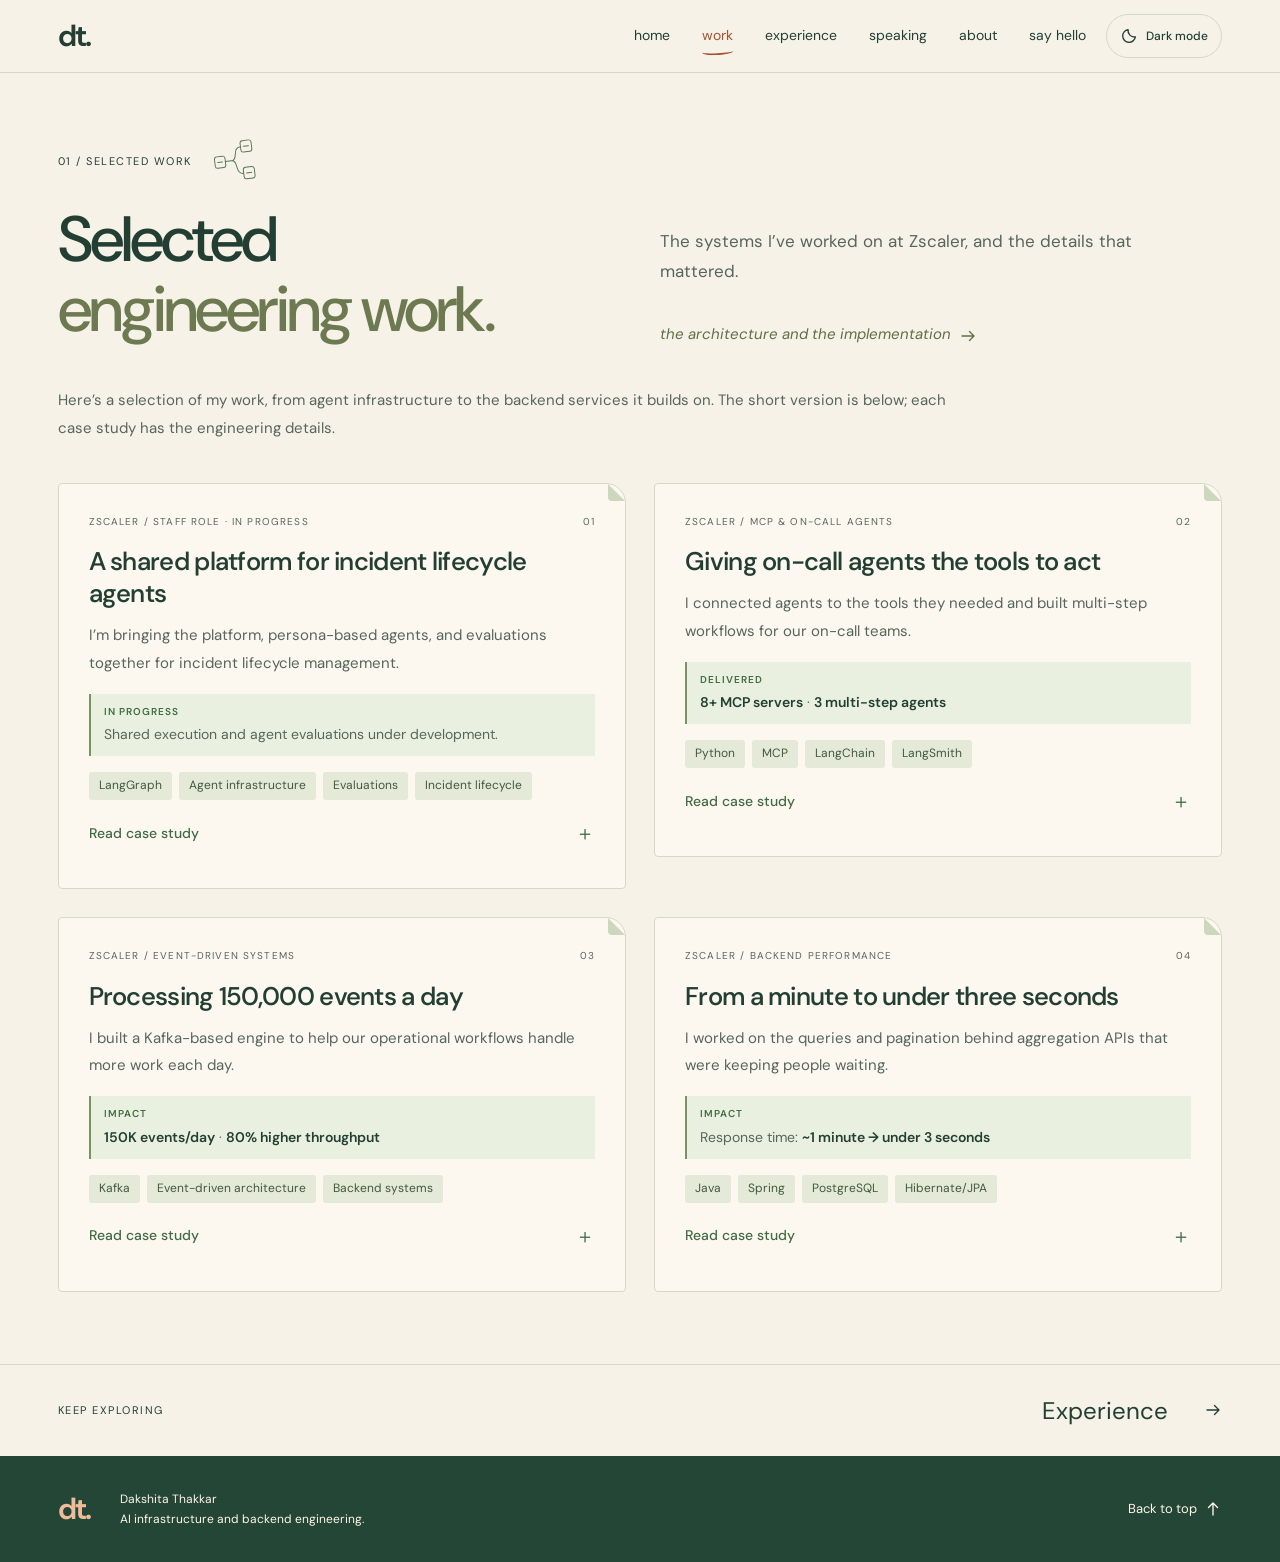
<file: work.html>
<!doctype html>
<html lang="en" data-theme="light">
<head>
  <meta charset="utf-8">
  <meta name="viewport" content="width=device-width, initial-scale=1">
  <meta name="description" content="Selected engineering case studies: agent platforms, MCP integrations, Kafka workflows, and backend performance.">
  <meta name="theme-color" content="#f7f2e8">
  <script src="theme-init.js?v=ec8441a25c"></script>
  <link rel="canonical" href="https://dakshitathakkar.github.io/work.html">
  <meta property="og:url" content="https://dakshitathakkar.github.io/work.html">
  <meta property="og:type" content="website">
  <meta property="og:title" content="Work | Dakshita Thakkar">
  <meta property="og:description" content="Selected engineering case studies: agent platforms, MCP integrations, Kafka workflows, and backend performance.">
  <title>Work | Dakshita Thakkar</title>
  <link rel="icon" href="favicon.svg" type="image/svg+xml">
  <link rel="preconnect" href="https://fonts.googleapis.com">
  <link rel="preconnect" href="https://fonts.gstatic.com" crossorigin>
  <link href="https://fonts.googleapis.com/css2?family=DM+Sans:wght@400;450;500;550;600;650;700&display=swap" rel="stylesheet">
  <link rel="stylesheet" href="styles.css?v=5b38ec45d7">
  <link rel="stylesheet" href="interactions.css?v=0d2fb8bf29">
  <link rel="stylesheet" href="whimsy.css?v=2903e65cbd">
  <script src="site.js?v=8f703084b9" defer></script>
  <link rel="stylesheet" href="theme.css?v=2f383832d9">
</head>
<body id="top"><div id="dakshita-studio" data-page="work" data-motion="off" aria-label="Dakshita’s personal portfolio"><div class="ds-spotlight" aria-hidden="true"></div><a class="skip-link" href="#main-content">Skip to content</a><header class="ds-nav"><a href="./" class="ds-monogram" aria-label="Dakshita Thakkar, home">dt.</a><nav aria-label="Main navigation"><a href="./">home</a><a href="work.html" aria-current="page">work</a><a href="experience.html">experience</a><a href="speaking.html">speaking</a><a href="about.html">about</a><a href="contact.html">say hello</a></nav><button class="ds-theme-toggle" type="button" aria-label="Switch to dark mode" title="Switch to dark mode" hidden><svg class="ds-icon ds-theme-moon" width="18" height="18" viewBox="0 0 24 24" fill="none" stroke="currentColor" stroke-width="1.8" stroke-linecap="round" stroke-linejoin="round" aria-hidden="true" focusable="false"><path d="M20.5 13.2A8.5 8.5 0 0 1 10.8 3.5 8.5 8.5 0 1 0 20.5 13.2Z"/></svg><svg class="ds-icon ds-theme-sun" width="18" height="18" viewBox="0 0 24 24" fill="none" stroke="currentColor" stroke-width="1.8" stroke-linecap="round" aria-hidden="true" focusable="false"><circle cx="12" cy="12" r="4"/><path d="M12 2v2m0 16v2M2 12h2m16 0h2M5 5l1.5 1.5m11 11L19 19M5 19l1.5-1.5m11-11L19 5"/></svg><span class="ds-theme-label">Dark mode</span></button><span class="ds-reading-progress" aria-hidden="true"></span></header>
<main id="main-content" tabindex="-1"><section class="ds-work-section ds-section" id="ds-work" aria-labelledby="work-title">
      <div class="ds-section-heading"><span class="ds-kicker">01 / SELECTED WORK<svg class="ds-doodle ds-page-doodle" viewBox="0 0 100 100" fill="none" stroke="currentColor" stroke-width="2" stroke-linecap="round" stroke-linejoin="round" aria-hidden="true" focusable="false"><rect x="10" y="37" width="22" height="24" rx="5"/><rect x="67" y="10" width="23" height="24" rx="5"/><rect x="67" y="66" width="23" height="24" rx="5"/><path d="M32 49h13c15 0 3-27 22-27M45 49c15 0 3 29 22 29M16 49h10M73 22h11M73 78h11"/></svg></span><h1 class="ds-page-title" id="work-title">Selected <br> <em>engineering work.</em></h1><p>The systems I’ve worked on at Zscaler, and the details that mattered.</p><span class="ds-margin-note ds-hand">the architecture and the implementation <svg class="ds-icon" width="18" height="18" viewBox="0 0 24 24" fill="none" stroke="currentColor" stroke-width="1.8" stroke-linecap="round" stroke-linejoin="round" aria-hidden="true" focusable="false"><path d="M4 12h16m-6-6 6 6-6 6"/></svg></span></div>
      <div class="ds-projects">
        <div class="ds-work-intro"><p>Here’s a selection of my work, from agent infrastructure to the backend services it builds on. The short version is below; each case study has the engineering details.</p></div>
        <article class="ds-project"><div class="ds-project-meta"><span>ZSCALER / STAFF ROLE · IN PROGRESS</span><span>01</span></div><h3>A shared platform for incident lifecycle agents</h3>
          <p class="ds-project-summary">I’m bringing the platform, persona-based agents, and evaluations together for incident lifecycle management.</p><p class="ds-project-impact"><span class="ds-impact-label">In progress</span>Shared execution and agent evaluations under development.</p><div class="ds-tags"><span>LangGraph</span><span>Agent infrastructure</span><span>Evaluations</span><span>Incident lifecycle</span></div><details class="ds-case-disclosure"><summary><b class="ds-case-open">Read case study</b><b class="ds-case-close">Close case study</b><span aria-hidden="true">＋</span></summary><div class="ds-outline"><div class="ds-case-study"><h4>The problem</h4><p>Building agents for incident lifecycle management means thinking about more than each agent’s task. They need tools, context, and a runtime, and we need a way to assess how well they carry out their responsibilities. I’m working on those pieces together in my Staff role.</p><h4>My approach</h4><p>I’m developing a shared platform in LangGraph alongside the persona-based agents and their evaluations. The platform covers tool integration, context and memory, execution, observability, and guardrails. The aim is to give teams a common foundation while leaving room for the logic each agent needs.</p><h4>The impact so far</h4><p>The platform, agents, and evaluations are <strong>in progress</strong>. The work is focused on making execution easier to inspect and agent performance easier to assess across the incident lifecycle.</p><h4>Reliability work</h4><p>I’m also working on confidence quantification for agent trajectories. That sits alongside observability and evaluations as part of understanding how an agent reached a result and how much confidence to place in it.</p></div></div></details></article>
        <article class="ds-project"><div class="ds-project-meta"><span>ZSCALER / MCP &amp; ON-CALL AGENTS</span><span>02</span></div><h3>Giving on-call agents the tools to act</h3>
          <p class="ds-project-summary">I connected agents to the tools they needed and built multi-step workflows for our on-call teams.</p><p class="ds-project-impact"><span class="ds-impact-label">Delivered</span><strong>8+ MCP servers</strong> · <strong>3 multi-step agents</strong></p><div class="ds-tags"><span>Python</span><span>MCP</span><span>LangChain</span><span>LangSmith</span></div><details class="ds-case-disclosure"><summary><b class="ds-case-open">Read case study</b><b class="ds-case-close">Close case study</b><span aria-hidden="true">＋</span></summary><div class="ds-outline"><div class="ds-case-study"><h4>The problem</h4><p>Our on-call agents needed access to operational tools and a way to use them across multiple steps. We also needed to follow their execution, so the result came with a view of what the agent had done.</p><h4>My approach</h4><p>I led the design and development of Python MCP servers, combining custom implementations with open-source integrations. I built the agents in Python and LangChain, working through model selection, temperature tuning, and tool orchestration. LangSmith and Weights &amp; Biases gave me visibility into their execution.</p><h4>The impact</h4><p>I delivered <strong>8+ MCP servers</strong> and <strong>three multi-step agents</strong> for on-call workflows. Together, they connected the AI Operations team’s agents to operational tools and supported work that needed several steps to complete.</p></div></div></details></article>
        <article class="ds-project"><div class="ds-project-meta"><span>ZSCALER / EVENT-DRIVEN SYSTEMS</span><span>03</span></div><h3>Processing 150,000 events a day</h3>
          <p class="ds-project-summary">I built a Kafka-based engine to help our operational workflows handle more work each day.</p><p class="ds-project-impact"><span class="ds-impact-label">Impact</span><strong>150K events/day</strong> · <strong>80% higher throughput</strong></p><div class="ds-tags"><span>Kafka</span><span>Event-driven architecture</span><span>Backend systems</span></div><details class="ds-case-disclosure"><summary><b class="ds-case-open">Read case study</b><b class="ds-case-close">Close case study</b><span aria-hidden="true">＋</span></summary><div class="ds-outline"><div class="ds-case-study"><h4>The problem</h4><p>Our operational workflows needed to process a high volume of daily events. The practical question was how much work the engine could handle, so throughput was the measure that mattered for this project.</p><h4>My approach</h4><p>I implemented the workflow engine using Kafka and an event-driven architecture, building the backend that processes those operational events.</p><h4>The impact</h4><p>The engine handles <strong>150,000 events per day</strong>, with an <strong>80% improvement in throughput</strong>. That gave the workflows more processing capacity for their daily workload.</p><h4>Related work: enterprise access control</h4><p>Another part of my backend work was an authentication and authorization layer in Java and Spring Boot. I designed and implemented support for <strong>8,000+ SSO users</strong> and <strong>50+ services</strong>, including complex roles and permission hierarchies.</p></div></div></details></article>
        <article class="ds-project"><div class="ds-project-meta"><span>ZSCALER / BACKEND PERFORMANCE</span><span>04</span></div><h3>From a minute to under three seconds</h3>
          <p class="ds-project-summary">I worked on the queries and pagination behind aggregation APIs that were keeping people waiting.</p><p class="ds-project-impact"><span class="ds-impact-label">Impact</span>Response time: <strong>~1 minute → under 3 seconds</strong></p><div class="ds-tags"><span>Java</span><span>Spring</span><span>PostgreSQL</span><span>Hibernate/JPA</span></div><details class="ds-case-disclosure"><summary><b class="ds-case-open">Read case study</b><b class="ds-case-close">Close case study</b><span aria-hidden="true">＋</span></summary><div class="ds-outline"><div class="ds-case-study"><h4>The problem</h4><p>A minute is a long wait for an API response. Some of our aggregation-heavy endpoints were taking roughly that long, in platforms used for customer-facing data aggregation and self-service configuration.</p><h4>My approach</h4><p>I worked on the SQL queries and pagination strategies behind the slower endpoints. These were part of the microservice-based modules I developed with Java, Spring, Hibernate/JPA, and PostgreSQL, in a backend handling more than 500 concurrent processes.</p><h4>The impact</h4><p>The query and pagination improvements brought response times down from <strong>approximately one minute to under three seconds</strong>, making those aggregation endpoints much quicker to use.</p><h4>Related work: self-service configuration</h4><p>I also built REST and GraphQL APIs for user management and role-based access control. They let enterprise users manage their own configuration, reducing manual administrative effort by <strong>90%</strong>.</p></div></div></details></article>
      </div>
    </section><aside class="ds-next-page"><span class="ds-kicker">KEEP EXPLORING</span><a href="experience.html">Experience <span class="ds-link-arrow" aria-hidden="true"><svg class="ds-icon" width="18" height="18" viewBox="0 0 24 24" fill="none" stroke="currentColor" stroke-width="1.8" stroke-linecap="round" stroke-linejoin="round" aria-hidden="true" focusable="false"><path d="M4 12h16m-6-6 6 6-6 6"/></svg></span></a></aside></main>
  <footer class="ds-footer"><span class="ds-monogram">dt.</span><span>Dakshita Thakkar <br> AI infrastructure and backend engineering.</span><a class="ds-back-top" href="#top">Back to top <svg class="ds-icon" width="18" height="18" viewBox="0 0 24 24" fill="none" stroke="currentColor" stroke-width="1.8" stroke-linecap="round" stroke-linejoin="round" aria-hidden="true" focusable="false"><path d="M12 20V4m-6 6 6-6 6 6"/></svg></a></footer>
</div></body></html>
</file>
<file: styles.css>
/* Personal cover, restrained technical typography. */
:root{color-scheme:light dark}
html{scroll-padding-top:24px}
body{margin:0;background:light-dark(#eae2e4,#17141b)}
button,a,summary{-webkit-tap-highlight-color:transparent}
a:focus-visible,summary:focus-visible{outline:3px solid #cf795f;outline-offset:6px;border-radius:2px}
::selection{background:#f89883;color:#301d30}

#dakshita-studio{--ds-paper:light-dark(#faf5eb,#242027);--ds-ink:light-dark(#332639,#efe5d8);--ds-muted:light-dark(#6d5b6f,#c1b1c1);--ds-rule:light-dark(#d9cbd3,#544453);--ds-cover:light-dark(#3b2039,#301d30);--ds-cream:#fff0d9;--ds-coral:#f89883;--ds-note:light-dark(#edb9a8,#4d303e);font:14px/1.65 'DM Sans',Arial,sans-serif;color:var(--ds-ink);background:var(--ds-paper);width:100%;isolation:isolate}
#dakshita-studio *{box-sizing:border-box}
#dakshita-studio a{color:inherit;text-underline-offset:5px}
#dakshita-studio .ds-cover{background:var(--ds-cover);color:var(--ds-cream);background-image:radial-gradient(#fff0d908 .7px,transparent .7px);background-size:5px 5px}
#dakshita-studio .ds-nav{display:flex;justify-content:space-between;align-items:center;gap:20px;padding:23px 42px;padding-right:95px;border-bottom:1px solid #fff0d92b}
#dakshita-studio .ds-monogram{font:italic 30px/1 'DM Sans',Arial,sans-serif;text-decoration:none;letter-spacing:-2px}
#dakshita-studio nav{display:flex;gap:25px;flex-wrap:wrap}
#dakshita-studio nav a{font-size:11px;text-decoration:none;border-bottom:1px solid transparent;padding:5px 0}
#dakshita-studio nav a:hover{border-color:var(--ds-coral);color:var(--ds-coral)}
#dakshita-studio .ds-hero{padding:30px 42px 22px}
#dakshita-studio .ds-preface{display:flex;justify-content:space-between;align-items:center;gap:18px}
#dakshita-studio .ds-preface>span:first-child{font:9px/1.5 'DM Sans',sans-serif;letter-spacing:1.8px}
#dakshita-studio .ds-hand{font:400 23px/1.1 'DM Sans',Arial,sans-serif}
#dakshita-studio .ds-hello{transform:rotate(-7deg);padding-right:25px;color:var(--ds-coral)}
#dakshita-studio h1{font:400 clamp(75px,15vw,132px)/1.06 'DM Sans',Arial,sans-serif;letter-spacing:-6px;margin:8px 0 6px;color:var(--ds-coral)}
#dakshita-studio .ds-name-dot{color:var(--ds-cream)}
#dakshita-studio .ds-hero-grid{display:grid;grid-template-columns:1.08fr 1fr;gap:40px;align-items:center}
#dakshita-studio .ds-lead{font:400 30px/1.18 'DM Sans',Arial,sans-serif;letter-spacing:-.5px;margin:20px 0 17px}
#dakshita-studio .ds-lead em{font-weight:400;color:var(--ds-coral)}
#dakshita-studio .ds-body{font-size:12px;line-height:1.8;max-width:290px;color:#e0cddb;margin:0}
#dakshita-studio .ds-work-link{display:inline-flex;gap:25px;align-items:center;font-size:12px;text-decoration:none;margin-top:23px;padding-bottom:8px;border-bottom:1px solid var(--ds-coral)}
#dakshita-studio .ds-work-link span{font-size:23px;line-height:1}
#dakshita-studio .ds-location{display:flex;align-items:center;gap:8px;font-size:10px;letter-spacing:.3px;margin-top:26px;color:#d6bacb}
#dakshita-studio .ds-location-dot{width:5px;height:5px;border-radius:50%;background:var(--ds-coral)}
#dakshita-studio .ds-photo{margin:3px 6px 0 0;padding:11px 11px 13px;background:#f4e6d4;color:#432b40;transform:rotate(4deg);position:relative;box-shadow:8px 9px 0 #20102055}
#dakshita-studio .ds-photo-space{height:219px;position:relative;display:flex;align-items:center;justify-content:center;flex-direction:column;overflow:hidden;background:#d0aeab;background-image:linear-gradient(135deg,transparent 49.7%,#f6e3c97d 50%,transparent 50.3%)}
#dakshita-studio .ds-photo-label{position:absolute;top:13px;left:13px;right:13px;font:8px/1.5 'DM Sans',sans-serif;letter-spacing:1px}
#dakshita-studio .ds-photo-initials{font:italic 118px/.9 'DM Sans',Arial,sans-serif;color:#694556;letter-spacing:-15px;margin-left:-10px}
#dakshita-studio .ds-photo-initials span{color:#946475}
#dakshita-studio .ds-photo-placeholder{position:absolute;bottom:14px;left:13px;right:13px;font-size:11px;border-top:1px solid #69455655;padding-top:8px;text-align:center}
#dakshita-studio figcaption.ds-hand{font-size:20px;text-align:center;padding-top:11px}
#dakshita-studio .ds-tape{position:absolute;z-index:1;width:90px;height:25px;background:#f3c3a5d9;top:-13px;left:calc(50% - 45px);transform:rotate(-11deg);border-left:2px dotted #dba58b;border-right:2px dotted #dba58b}
#dakshita-studio .ds-cover-foot{margin-top:39px;padding-top:18px;border-top:1px solid #fff0d92b;display:flex;align-items:center;justify-content:space-between;gap:18px}
#dakshita-studio .ds-cover-foot>span:first-child{font-size:8px;letter-spacing:1.2px}
#dakshita-studio .ds-footnote{font-size:18px;color:var(--ds-coral);transform:rotate(-2deg)}
#dakshita-studio .ds-section{display:grid;grid-template-columns:190px minmax(0,1fr);gap:34px;padding:55px 42px}
#dakshita-studio .ds-kicker{font:9px/1.5 'DM Sans',Arial,sans-serif;letter-spacing:1.4px}
#dakshita-studio h2{font:400 33px/1.13 'DM Sans',Arial,sans-serif;letter-spacing:-.6px;margin:15px 0}
#dakshita-studio h2 em{font-weight:400;color:light-dark(#9b4b60,#ee9ca7)}
#dakshita-studio .ds-section-heading>p{font-size:11px;color:var(--ds-muted);line-height:1.75}
#dakshita-studio .ds-margin-note{display:block;margin-top:44px;color:light-dark(#9b4b60,#ee9ca7);transform:rotate(-6deg);font-size:22px}
#dakshita-studio .ds-project-meta{font-size:8px;letter-spacing:1.15px;color:var(--ds-muted);display:flex;justify-content:space-between;gap:12px}
#dakshita-studio h3{font:500 19px/1.3 'DM Sans',Arial,sans-serif;letter-spacing:-.6px;margin:12px 0}
#dakshita-studio .ds-project>p{font-size:12px;line-height:1.8;color:var(--ds-muted);margin:0 0 14px}
#dakshita-studio .ds-tags{display:flex;gap:7px;flex-wrap:wrap}
#dakshita-studio .ds-tags span{padding:3px 8px;border-radius:3px;background:light-dark(#eedfe5,#432f42);color:light-dark(#753b58,#efbfce);font-size:9px}
#dakshita-studio details{margin-top:18px}
#dakshita-studio summary{display:flex;justify-content:space-between;gap:10px;font-size:11px;list-style:none;padding:9px 0}
#dakshita-studio summary::-webkit-details-marker{display:none}
#dakshita-studio .ds-outline{padding:10px 14px;border-left:2px solid light-dark(#c67986,#ee9ca7);background:light-dark(#f0e8e5,#2d2730);font-size:11px}
#dakshita-studio .ds-outline p{margin:0 0 10px}
#dakshita-studio .ds-outline p:last-child{margin-bottom:0}
#dakshita-studio .ds-project+.ds-project{border-top:1px solid var(--ds-rule);margin-top:25px;padding-top:26px}
#dakshita-studio .ds-content-note{color:var(--ds-muted);font-size:9px;margin:22px 0 0;border-top:1px solid var(--ds-rule);padding-top:14px}
#dakshita-studio .ds-notes-section{background:var(--ds-note);padding:30px 42px 33px;position:relative;border-top:1px solid var(--ds-rule);border-bottom:1px solid var(--ds-rule)}
#dakshita-studio .ds-notes-top{display:flex;justify-content:space-between;gap:15px;align-items:center}
#dakshita-studio .ds-notes-top .ds-hand{font-size:18px;transform:rotate(-3deg)}
#dakshita-studio .ds-notes-section h2{font-size:44px;margin:28px 0 25px}
#dakshita-studio .ds-notes-section h2 em{color:inherit}
#dakshita-studio .ds-notes-bottom{display:flex;justify-content:space-between;align-items:end;gap:30px}
#dakshita-studio .ds-notes-bottom p{font-size:11px;margin:0}
#dakshita-studio .ds-note-label{font-size:8px;letter-spacing:1px;max-width:160px;line-height:1.7;text-align:right}
#dakshita-studio .ds-about-section{padding-top:42px;padding-bottom:42px}
#dakshita-studio .ds-about-copy p{font-size:12px;line-height:1.9;margin:0 0 15px}
#dakshita-studio .ds-about-copy .ds-about-prompt{color:var(--ds-muted);font-size:10px}
#dakshita-studio .ds-about-copy>.ds-hand{display:block;transform:rotate(-3deg);color:light-dark(#9b4b60,#ee9ca7);margin-top:22px}
#dakshita-studio .ds-footer{background:var(--ds-cover);color:var(--ds-cream);display:flex;align-items:center;gap:23px;padding:24px 42px;font-size:10px;line-height:1.7}
#dakshita-studio .ds-draft{margin-left:auto;font-size:8px;color:#d9bfcf;text-align:right}
@media(max-width:600px){#dakshita-studio .ds-nav{padding:18px 24px;gap:13px}#dakshita-studio nav{gap:14px}#dakshita-studio nav a{font-size:10px}#dakshita-studio .ds-hero{padding:25px 24px}#dakshita-studio .ds-preface{align-items:start}#dakshita-studio .ds-preface>span:first-child{max-width:160px;font-size:8px}#dakshita-studio .ds-hello{font-size:19px;padding-right:0}#dakshita-studio h1{font-size:clamp(65px,16vw,100px);letter-spacing:-4px;margin:17px 0}#dakshita-studio .ds-hero-grid{gap:25px;grid-template-columns:1fr}#dakshita-studio .ds-intro{max-width:390px}#dakshita-studio .ds-lead{font-size:31px;margin-top:0}#dakshita-studio .ds-body{max-width:370px}#dakshita-studio .ds-photo{width:245px;max-width:92%;justify-self:center;margin:15px 0 0}#dakshita-studio .ds-cover-foot{flex-direction:column;align-items:start;margin-top:32px;gap:14px}#dakshita-studio .ds-section{grid-template-columns:1fr;padding:35px 24px;gap:25px}#dakshita-studio .ds-section-heading h2 br{display:none}#dakshita-studio .ds-section-heading>p{display:none}#dakshita-studio .ds-margin-note{display:none}#dakshita-studio h2{font-size:31px}#dakshita-studio .ds-notes-section{padding:27px 24px}#dakshita-studio .ds-notes-top{flex-wrap:wrap}#dakshita-studio .ds-notes-section h2{font-size:36px}#dakshita-studio .ds-notes-bottom{display:block}#dakshita-studio .ds-note-label{display:block;text-align:left;margin-top:18px;max-width:none}#dakshita-studio .ds-footer{padding:22px 24px;flex-wrap:wrap;gap:18px}#dakshita-studio .ds-draft{text-align:left;margin:0;width:100%}}
@media(prefers-reduced-motion:no-preference){#dakshita-studio a{transition:color .15s}#dakshita-studio .ds-photo{transition:transform .25s}#dakshita-studio .ds-photo:hover{transform:rotate(1deg)}}

/* Production typography and page scale. */
#dakshita-studio{max-width:none;margin:0;font-size:16px}
#dakshita-studio .ds-nav{padding:26px 64px}
#dakshita-studio .ds-monogram{font-style:normal;font-weight:650;letter-spacing:-2px}
#dakshita-studio nav{gap:32px}
#dakshita-studio nav a{font-size:14px;min-height:44px;display:inline-flex;align-items:center}
#dakshita-studio nav a[aria-current="location"]{color:var(--ds-coral);border-bottom-color:var(--ds-coral)}
#dakshita-studio .ds-hero{padding:42px 64px 28px}
#dakshita-studio .ds-preface>span:first-child{font-size:11px;letter-spacing:1.8px}
#dakshita-studio .ds-hand{font-family:'DM Sans',Arial,sans-serif;font-size:15px;font-weight:400;font-style:italic;line-height:1.5;transform:none}
#dakshita-studio .ds-hello{font-size:16px;transform:rotate(-4deg)}
#dakshita-studio h1{font-weight:650;font-size:clamp(76px,13vw,144px);letter-spacing:-9px;line-height:1.1;margin:15px 0 26px}
#dakshita-studio .ds-hero-grid{grid-template-columns:minmax(0,1.15fr) minmax(0,.85fr);gap:68px}
#dakshita-studio .ds-lead{font-weight:500;font-size:39px;letter-spacing:-1.3px;line-height:1.2;margin:12px 0 23px}
#dakshita-studio em{font-style:normal}
#dakshita-studio .ds-body{font-size:16px;max-width:385px;line-height:1.85}
#dakshita-studio .ds-work-link{font-size:15px;min-height:44px;margin-top:26px}
#dakshita-studio .ds-location{font-size:12px;margin-top:25px}
#dakshita-studio .ds-photo{max-width:350px;width:100%;justify-self:center;margin-right:9px;transform:rotate(3deg)}
#dakshita-studio .ds-photo-space{height:290px}
#dakshita-studio .ds-photo-label{font-size:10px;letter-spacing:1.4px;top:17px;left:17px}
#dakshita-studio .ds-photo-initials{font-style:normal;font-size:110px;font-weight:550;letter-spacing:-17px}
#dakshita-studio .ds-photo-placeholder{font-size:13px;padding-top:12px;bottom:16px}
#dakshita-studio figcaption.ds-hand{font-size:13px;padding:15px 0 4px}
#dakshita-studio .ds-cover-foot{margin-top:49px;padding-top:23px}
#dakshita-studio .ds-cover-foot>span:first-child{font-size:10px}
#dakshita-studio .ds-footnote{font-size:13px}
#dakshita-studio .ds-section{grid-template-columns:255px minmax(0,1fr);gap:65px;padding:75px 64px}
#dakshita-studio .ds-kicker{font-size:11px;letter-spacing:1.5px}
#dakshita-studio h2{font-weight:500;font-size:35px;letter-spacing:-1.25px;line-height:1.2;margin-top:20px}
#dakshita-studio .ds-section-heading>p{font-size:14px}
#dakshita-studio .ds-margin-note{font-size:15px;margin-top:36px}
#dakshita-studio .ds-project-meta{font-size:10px}
#dakshita-studio h3{font-size:23px;font-weight:550;letter-spacing:-.7px;line-height:1.4;margin-top:16px}
#dakshita-studio .ds-project>p{font-size:15px;line-height:1.85}
#dakshita-studio .ds-tags span{font-size:12px;padding:4px 10px}
#dakshita-studio summary{cursor:pointer;font-size:14px;min-height:44px;padding:12px 0;align-items:center}
#dakshita-studio summary>span{font-size:20px;transition:transform .15s}
#dakshita-studio details[open] summary>span{transform:rotate(45deg)}
#dakshita-studio .ds-outline{font-size:14px;padding:18px 20px}
#dakshita-studio .ds-outline p{line-height:1.8;margin-bottom:14px}
#dakshita-studio .ds-outline p:last-child{margin-bottom:0}
#dakshita-studio .ds-project+.ds-project{margin-top:32px;padding-top:32px}
#dakshita-studio .ds-content-note{font-size:12px;line-height:1.7;padding-top:18px;margin-top:28px}
#dakshita-studio .ds-notes-section{padding:42px 64px}
#dakshita-studio .ds-notes-top .ds-hand{font-size:14px}
#dakshita-studio .ds-notes-section h2{font-size:clamp(30px,5vw,54px);line-height:1.17;letter-spacing:-1.8px;margin:34px 0}
#dakshita-studio .ds-notes-bottom p{font-size:14px;line-height:1.85}
#dakshita-studio .ds-note-label{font-size:10px;max-width:200px}
#dakshita-studio .ds-about-copy p{font-size:16px}
#dakshita-studio .ds-about-copy .ds-about-prompt{font-size:14px}
#dakshita-studio .ds-about-copy>.ds-hand{font-size:16px}
#dakshita-studio .ds-footer{font-size:12px;padding:30px 64px;gap:30px}
#dakshita-studio .ds-back-top{margin-left:auto;text-decoration:none;padding:12px 0;font-size:13px}
#dakshita-studio .skip-link{position:absolute;top:10px;left:10px;transform:translateY(-200%);z-index:10;padding:10px 16px;background:#fff0d9;color:#3b2039}
#dakshita-studio .skip-link:focus{transform:translateY(0)}

@media(max-width:900px) and (min-width:601px){#dakshita-studio .ds-nav,#dakshita-studio .ds-hero,#dakshita-studio .ds-notes-section,#dakshita-studio .ds-footer{padding-left:40px;padding-right:40px}#dakshita-studio .ds-section{padding:55px 40px;grid-template-columns:195px minmax(0,1fr);gap:35px}#dakshita-studio .ds-hero-grid{gap:35px}#dakshita-studio .ds-lead{font-size:30px}#dakshita-studio .ds-photo-space{height:245px}#dakshita-studio .ds-body{font-size:14px}#dakshita-studio h2{font-size:30px}#dakshita-studio .ds-footnote{max-width:210px}}
@media(max-width:600px){#dakshita-studio .ds-nav{padding:18px 24px;align-items:center;gap:15px}#dakshita-studio nav{gap:13px}#dakshita-studio nav a{font-size:11px}#dakshita-studio .ds-hero{padding:28px 24px}#dakshita-studio .ds-preface>span:first-child{font-size:9px;max-width:160px}#dakshita-studio .ds-hello{font-size:13px;max-width:100px}#dakshita-studio h1{font-size:clamp(58px,14.8vw,90px);letter-spacing:-4px;margin:22px 0 25px}#dakshita-studio .ds-hero-grid{grid-template-columns:1fr;gap:28px}#dakshita-studio .ds-lead{font-size:31px}#dakshita-studio .ds-body{font-size:15px}#dakshita-studio .ds-photo{max-width:280px;width:90%;margin:15px 0 0}#dakshita-studio .ds-photo-space{height:255px}#dakshita-studio .ds-cover-foot{gap:14px;margin-top:36px}#dakshita-studio .ds-cover-foot>span:first-child{font-size:9px}#dakshita-studio .ds-footnote{font-size:13px}#dakshita-studio .ds-section{padding:40px 24px;grid-template-columns:1fr;gap:20px}#dakshita-studio h2{font-size:30px}#dakshita-studio h3{font-size:22px}#dakshita-studio .ds-kicker{font-size:10px}#dakshita-studio .ds-notes-section{padding:30px 24px}#dakshita-studio .ds-notes-top .ds-hand{font-size:12px}#dakshita-studio .ds-notes-section h2{font-size:33px;letter-spacing:-1.1px}#dakshita-studio .ds-notes-bottom p{font-size:14px}#dakshita-studio .ds-note-label{font-size:10px;max-width:none}#dakshita-studio .ds-about-copy p{font-size:15px}#dakshita-studio .ds-footer{padding:24px;gap:18px;flex-wrap:wrap}#dakshita-studio .ds-footer>span:nth-child(2){font-size:11px}#dakshita-studio .ds-back-top{margin-left:0;flex-basis:100%}}
@media(prefers-reduced-motion:no-preference){html{scroll-behavior:smooth}}
@media(prefers-reduced-motion:reduce){*,*::before,*::after{transition:none!important;animation:none!important}}

/* Résumé-backed content: career, speaking, education, and contact. */
#dakshita-studio .ds-hero-social{display:flex;flex-wrap:wrap;gap:22px;margin-top:15px}
#dakshita-studio .ds-hero-social a{font-size:13px;text-decoration:none;min-height:44px;display:inline-flex;align-items:center;color:#e0cddb}
#dakshita-studio .ds-hero-social a:hover{color:var(--ds-coral)}
#dakshita-studio .ds-location{margin-top:12px}
#dakshita-studio .ds-project strong{color:var(--ds-ink);font-weight:600}
#dakshita-studio .ds-experience-section{border-top:1px solid var(--ds-rule)}
#dakshita-studio .ds-role{padding:0 0 29px 23px;border-left:1px solid var(--ds-rule);position:relative}
#dakshita-studio .ds-role:before{content:'';width:7px;height:7px;border-radius:50%;background:light-dark(#9b4b60,#ee9ca7);position:absolute;left:-4px;top:6px}
#dakshita-studio .ds-role time{font-size:11px;color:var(--ds-muted);letter-spacing:1px}
#dakshita-studio .ds-role h3{font-size:20px;margin:9px 0 2px}
#dakshita-studio .ds-role p{font-size:14px;line-height:1.85;color:var(--ds-muted);margin:9px 0 0}
#dakshita-studio .ds-role p.ds-company{margin:0;color:light-dark(#873e59,#ee9ca7);font-size:14px;font-weight:500}
#dakshita-studio .ds-recognition{border-top:1px solid var(--ds-rule);padding-top:24px;margin-top:6px}
#dakshita-studio .ds-recognition p{font-size:14px;line-height:1.8;margin:10px 0}
#dakshita-studio .ds-toolkit{border-top:1px solid var(--ds-rule);padding-top:9px;margin-top:23px}
#dakshita-studio .ds-talk-event{font-size:11px;letter-spacing:1px;margin-top:30px}
#dakshita-studio .ds-notes-section h2{font-size:clamp(30px,4.5vw,49px);margin:15px 0 22px}
#dakshita-studio .ds-education{border-top:1px solid var(--ds-rule);margin-top:26px;padding-top:23px}
#dakshita-studio .ds-education h3{font-size:18px;margin:10px 0 5px}
#dakshita-studio .ds-education p{font-size:14px;color:var(--ds-muted)}
#dakshita-studio .ds-contact-section{display:grid;grid-template-columns:1fr 1.2fr;gap:36px;padding:48px 64px;background:light-dark(#eee3e6,#302430);border-top:1px solid var(--ds-rule);align-items:center}
#dakshita-studio .ds-contact-section p{font-size:14px;color:var(--ds-muted);max-width:300px}
#dakshita-studio .ds-contact-links{min-width:0}
#dakshita-studio .ds-email{font-size:clamp(14px,1.7vw,20px);display:flex;justify-content:space-between;gap:14px;overflow-wrap:anywhere;padding:14px 0;border-bottom:1px solid var(--ds-rule);text-decoration:none}
#dakshita-studio .ds-contact-links>div{display:flex;gap:24px;flex-wrap:wrap;margin-top:15px}
#dakshita-studio .ds-contact-links>div a{font-size:14px;padding:10px 0;text-decoration:none;min-height:44px}
#dakshita-studio .ds-contact-links a:hover{color:light-dark(#9b4b60,#ee9ca7)}
@media(max-width:900px) and (min-width:601px){#dakshita-studio .ds-contact-section{padding:40px;gap:25px}}
@media(max-width:600px){#dakshita-studio .ds-nav{align-items:flex-start}#dakshita-studio .ds-nav .ds-monogram{padding-top:5px}#dakshita-studio nav{justify-content:flex-end;column-gap:16px;row-gap:0}#dakshita-studio nav a{font-size:12px}#dakshita-studio .ds-contact-section{grid-template-columns:1fr;padding:34px 24px;gap:15px}#dakshita-studio .ds-email{font-size:14px}#dakshita-studio .ds-talk-event{font-size:10px;line-height:1.7}#dakshita-studio .ds-notes-section h2{font-size:30px;letter-spacing:-.8px}#dakshita-studio .ds-role h3{font-size:19px}}

/* Longer personal copy with comfortable reading widths. */
#dakshita-studio .ds-body{max-width:440px}
#dakshita-studio .ds-body+.ds-body{margin-top:18px}
#dakshita-studio .ds-hero-grid{align-items:start}
#dakshita-studio .ds-photo{margin-top:25px}
#dakshita-studio .ds-work-intro{margin:0 0 36px;padding-bottom:24px;border-bottom:1px solid var(--ds-rule)}
#dakshita-studio .ds-work-intro p,#dakshita-studio .ds-career-intro{font-size:15px;line-height:1.9;color:var(--ds-muted);max-width:64ch;margin:0 0 16px}
#dakshita-studio .ds-work-intro p:last-child{margin-bottom:0}
#dakshita-studio .ds-career-intro{margin-bottom:30px}
#dakshita-studio .ds-project>p,#dakshita-studio .ds-outline p{max-width:66ch}
#dakshita-studio .ds-speaking-copy{max-width:730px;margin-top:26px;padding-top:22px;border-top:1px solid light-dark(#6f36482b,#efc8d138)}
#dakshita-studio .ds-speaking-copy p{font-size:15px;line-height:1.85;margin:0 0 16px}
#dakshita-studio .ds-speaking-copy p:last-child{margin-bottom:0}
#dakshita-studio .ds-about-copy>p{max-width:64ch;margin-bottom:22px}
#dakshita-studio .ds-about-copy>h3{font-size:19px;font-weight:550;margin:30px 0 16px}
#dakshita-studio .ds-contact-section p{max-width:38ch;line-height:1.85}
@media(max-width:600px){#dakshita-studio .ds-photo{margin-top:8px}#dakshita-studio .ds-work-intro p,#dakshita-studio .ds-career-intro,#dakshita-studio .ds-speaking-copy p{font-size:14px}#dakshita-studio .ds-about-copy>h3{font-size:18px}}

/* Agent-engineering scope in the introduction. */
#dakshita-studio .ds-hero-proof{display:flex;gap:22px;flex-wrap:wrap;border-top:1px solid #fff0d92b;padding-top:18px;margin-top:24px;font-size:12px;color:#e0cddb}
#dakshita-studio .ds-hero-proof span{display:flex;align-items:baseline;gap:7px}
#dakshita-studio .ds-hero-proof strong{font-size:23px;font-weight:550;color:var(--ds-coral);letter-spacing:-.5px}
@media(max-width:600px){#dakshita-studio .ds-hero-proof{gap:14px;font-size:11px}#dakshita-studio .ds-hero-proof strong{font-size:21px}}

/* Case study typography. */
#dakshita-studio .ds-case-study h4{font-size:12px;line-height:1.5;font-weight:600;letter-spacing:.4px;color:var(--ds-ink);margin:23px 0 7px}
#dakshita-studio .ds-case-study p{font-size:15px;line-height:1.85;color:var(--ds-muted);max-width:66ch;margin:0 0 14px}

/* Compact project previews with native, keyboard-accessible disclosures. */
#dakshita-studio .ds-project .ds-project-impact{padding:10px 13px;margin:16px 0;border-left:2px solid light-dark(#9b4b60,#ee9ca7);background:light-dark(#f0e8e5,#2d2730);font-size:14px;line-height:1.65}
#dakshita-studio .ds-impact-label{display:block;font-size:10px;letter-spacing:1px;text-transform:uppercase;font-weight:600;color:light-dark(#873e59,#ee9ca7);margin-bottom:3px}
#dakshita-studio .ds-case-disclosure{margin-top:9px}
#dakshita-studio .ds-case-disclosure summary{color:light-dark(#873e59,#ee9ca7);padding:8px 0}
#dakshita-studio .ds-case-disclosure summary b{font-weight:500}
#dakshita-studio .ds-case-disclosure .ds-case-close{display:none}
#dakshita-studio .ds-case-disclosure[open] .ds-case-open{display:none}
#dakshita-studio .ds-case-disclosure[open] .ds-case-close{display:inline}
#dakshita-studio .ds-case-disclosure .ds-case-study h4:first-child{margin-top:0}
#dakshita-studio .ds-case-disclosure .ds-case-study p:last-child{margin-bottom:0}

/* Selected portrait and conference photograph. */
#dakshita-studio .ds-photo-space{height:auto;aspect-ratio:4/5;background:#e8e0da;display:block}
#dakshita-studio .ds-portrait{display:block;width:100%;height:100%;object-fit:cover;object-position:50% 30%}
#dakshita-studio .ds-speaking-layout{display:grid;grid-template-columns:minmax(0,1.3fr) minmax(0,1fr);gap:32px;align-items:center;margin-top:30px}
#dakshita-studio .ds-stage-photo{margin:0;min-width:0}
#dakshita-studio .ds-talk-video{display:block;text-decoration:none;border-radius:4px;overflow:hidden;background:#301d30;color:#fff0d9;box-shadow:0 8px 24px #20102018}
#dakshita-studio .ds-talk-video img{display:block;width:100%;height:auto;aspect-ratio:4/3}
#dakshita-studio .ds-watch-bar{display:flex;align-items:center;justify-content:space-between;gap:12px;padding:15px 18px;font-size:13px;line-height:1.5}
#dakshita-studio .ds-watch-bar>span:first-child{display:flex;align-items:center;gap:10px}
#dakshita-studio .ds-watch-bar>span:last-child{white-space:nowrap;font-size:12px;color:#e0cddb}
#dakshita-studio .ds-play-icon{font-size:12px;color:#f89883}
#dakshita-studio .ds-talk-video:hover .ds-watch-bar,#dakshita-studio .ds-talk-video:focus-visible .ds-watch-bar{background:#432b40}
#dakshita-studio .ds-stage-photo figcaption{font-size:12px;line-height:1.6;margin-top:10px;opacity:.85}
#dakshita-studio .ds-speaking-layout .ds-speaking-copy{margin:0;padding:0;border:0;max-width:none}
@media(max-width:800px){#dakshita-studio .ds-speaking-layout{grid-template-columns:1fr;gap:24px}}
@media(max-width:600px){#dakshita-studio .ds-watch-bar{padding:13px 12px;font-size:12px}#dakshita-studio .ds-watch-bar>span:last-child{font-size:11px}}

/* Separate pages, with edge-to-edge backgrounds and fluid content layouts. */
#dakshita-studio{--ds-gutter:clamp(24px,4.5vw,100px);min-height:100svh;display:flex;flex-direction:column}
#dakshita-studio main{flex:1;min-width:0}
#dakshita-studio :is(.ds-nav,.ds-hero,.ds-section,.ds-notes-section,.ds-contact-section,.ds-footer,.ds-explore,.ds-next-page){padding-left:var(--ds-gutter);padding-right:var(--ds-gutter)}
#dakshita-studio .ds-nav nav{gap:clamp(18px,2.5vw,44px)}
#dakshita-studio .ds-hero{min-height:calc(100svh - 73px);display:flex;flex-direction:column;padding-top:36px;padding-bottom:26px}
#dakshita-studio .ds-hero-grid{flex:1;grid-template-columns:minmax(0,1.2fr) minmax(0,.8fr);align-items:center;gap:clamp(40px,7vw,130px);padding-top:16px}
#dakshita-studio .ds-intro{max-width:760px}
#dakshita-studio .ds-intro h1{font-size:clamp(90px,9vw,168px);margin:0 0 20px;letter-spacing:-.065em}
#dakshita-studio .ds-lead{font-size:clamp(30px,2.8vw,48px);max-width:25ch}
#dakshita-studio .ds-body{max-width:65ch;font-size:clamp(15px,1.05vw,18px);line-height:1.8}
#dakshita-studio .ds-photo{max-width:clamp(320px,28vw,480px);width:90%;margin:20px 0;align-self:center}
#dakshita-studio .ds-cover-foot{margin-top:32px}
#dakshita-studio .ds-explore{padding-top:64px;padding-bottom:72px}
#dakshita-studio .ds-explore-heading{display:flex;align-items:baseline;justify-content:space-between;gap:20px;margin-bottom:25px}
#dakshita-studio .ds-explore-heading h2{margin:0;font-size:30px}
#dakshita-studio .ds-page-cards{display:grid;grid-template-columns:repeat(4,minmax(0,1fr));gap:20px}
#dakshita-studio .ds-page-card{display:block;text-decoration:none;border:1px solid var(--ds-rule);padding:26px;min-width:0;background:light-dark(#f3ebe5,#2d2730);transition:transform .2s,border-color .2s}
#dakshita-studio .ds-page-card .ds-kicker{display:flex;justify-content:space-between}
#dakshita-studio .ds-page-card .ds-kicker span{font-size:20px;line-height:1}
#dakshita-studio .ds-page-card h3{margin-top:35px}
#dakshita-studio .ds-page-card p{font-size:14px;line-height:1.8;color:var(--ds-muted);margin-bottom:0;max-width:36ch}
#dakshita-studio .ds-page-card:hover{transform:translateY(-4px);border-color:light-dark(#9b4b60,#ee9ca7)}
#dakshita-studio .ds-page-title{font-size:clamp(44px,5vw,82px);line-height:1.1;font-weight:500;letter-spacing:-.045em;color:var(--ds-ink);margin:20px 0 24px}
#dakshita-studio .ds-page-title em{color:light-dark(#9b4b60,#ee9ca7)}
#dakshita-studio .ds-section{grid-template-columns:minmax(240px,.85fr) minmax(0,1.65fr);gap:clamp(40px,7vw,140px);padding-top:64px;padding-bottom:72px}
#dakshita-studio .ds-section-heading>p{max-width:34ch}
#dakshita-studio .ds-work-section{display:block}
#dakshita-studio .ds-work-section .ds-section-heading{position:static;display:grid;grid-template-columns:1fr 1fr;column-gap:40px;align-items:end;margin-bottom:40px}
#dakshita-studio .ds-work-section .ds-section-heading .ds-kicker{grid-column:1/-1}
#dakshita-studio .ds-work-section .ds-page-title{grid-row:2/4;margin-bottom:0}
#dakshita-studio .ds-work-section .ds-section-heading>p{font-size:17px;max-width:45ch;margin-bottom:0}
#dakshita-studio .ds-work-section .ds-margin-note{margin-top:12px}
#dakshita-studio .ds-projects{display:grid;grid-template-columns:repeat(2,minmax(0,1fr));gap:28px;align-items:start}
#dakshita-studio .ds-work-intro{grid-column:1/-1;margin:0;padding:0 0 12px;border:0}
#dakshita-studio .ds-work-intro p{max-width:90ch}
#dakshita-studio .ds-project{padding:30px;border:1px solid var(--ds-rule);border-radius:8px;background:light-dark(#f5eee7,#2b252e)}
#dakshita-studio .ds-project+.ds-project{margin:0;padding:30px}
#dakshita-studio .ds-project::before{inset:0}
#dakshita-studio .ds-project h3{font-size:clamp(23px,2vw,32px);max-width:30ch;line-height:1.25}
#dakshita-studio .ds-timeline{max-width:900px}
#dakshita-studio .ds-role{padding-bottom:40px;padding-left:30px}
#dakshita-studio .ds-role h3{font-size:25px}
#dakshita-studio .ds-role p{font-size:16px;max-width:68ch}
#dakshita-studio .ds-career-intro{font-size:17px}
#dakshita-studio .ds-notes-section{padding-top:52px;padding-bottom:64px;min-height:calc(100svh - 73px)}
#dakshita-studio .ds-notes-section .ds-page-title{max-width:24ch}
#dakshita-studio .ds-speaking-layout{grid-template-columns:minmax(0,1.4fr) minmax(0,1fr);gap:clamp(28px,5vw,100px)}
#dakshita-studio .ds-speaking-copy p{font-size:clamp(16px,1.2vw,20px);max-width:55ch}
#dakshita-studio .ds-about-section{min-height:calc(100svh - 220px)}
#dakshita-studio .ds-about-copy>p{font-size:clamp(17px,1.25vw,21px);line-height:1.85;max-width:62ch}
#dakshita-studio .ds-contact-section{min-height:calc(100svh - 220px);grid-template-columns:minmax(0,1fr) minmax(0,1fr);gap:8vw;padding-top:70px;padding-bottom:80px}
#dakshita-studio .ds-contact-section p{font-size:17px;max-width:48ch}
#dakshita-studio .ds-email{font-size:clamp(17px,2vw,32px);padding:22px 0}
#dakshita-studio .ds-next-page{border-top:1px solid var(--ds-rule);display:flex;align-items:center;justify-content:space-between;gap:24px;padding-top:26px;padding-bottom:26px}
#dakshita-studio .ds-next-page a{font-size:24px;text-decoration:none;display:flex;gap:36px;align-items:center}
#dakshita-studio .ds-next-page a:hover{color:light-dark(#9b4b60,#ee9ca7)}
@media(min-width:1800px){#dakshita-studio .ds-hero-grid{grid-template-columns:1fr 1fr}#dakshita-studio .ds-photo{max-width:520px}#dakshita-studio .ds-project{padding:40px}#dakshita-studio .ds-project+.ds-project{padding:40px}}
@media(max-width:1000px){#dakshita-studio .ds-page-cards{grid-template-columns:repeat(2,minmax(0,1fr))}#dakshita-studio .ds-section{gap:35px;grid-template-columns:minmax(200px,.8fr) minmax(0,1.2fr)}#dakshita-studio .ds-hero-grid{gap:35px}#dakshita-studio .ds-nav nav{gap:18px}}
@media(max-width:800px){#dakshita-studio .ds-hero-grid,#dakshita-studio .ds-section,#dakshita-studio .ds-speaking-layout,#dakshita-studio .ds-contact-section{grid-template-columns:1fr}#dakshita-studio .ds-section-heading{position:static}#dakshita-studio .ds-photo{max-width:340px}#dakshita-studio .ds-hero-grid{gap:30px}#dakshita-studio .ds-hero{min-height:0}#dakshita-studio .ds-intro{max-width:none}#dakshita-studio .ds-body{max-width:65ch}#dakshita-studio .ds-projects{grid-template-columns:1fr}#dakshita-studio .ds-work-section .ds-section-heading{display:block}#dakshita-studio .ds-work-section .ds-section-heading>p{display:block}#dakshita-studio .ds-about-section,#dakshita-studio .ds-contact-section{min-height:0}#dakshita-studio .ds-contact-section{gap:30px}#dakshita-studio .ds-nav nav a{font-size:12px}#dakshita-studio .ds-explore-heading{display:block}#dakshita-studio .ds-explore-heading h2{margin-top:12px}}
@media(max-width:600px){#dakshita-studio .ds-nav{align-items:center;gap:20px}#dakshita-studio .ds-nav nav{display:grid;grid-template-columns:repeat(3,auto);column-gap:18px;row-gap:0}#dakshita-studio .ds-nav nav a{min-height:36px;font-size:11px}#dakshita-studio .ds-nav .ds-monogram{padding:0}#dakshita-studio .ds-intro h1{font-size:clamp(62px,16vw,92px);margin:12px 0 24px}#dakshita-studio .ds-lead{font-size:30px}#dakshita-studio .ds-page-title{font-size:44px}#dakshita-studio .ds-section,#dakshita-studio .ds-notes-section,#dakshita-studio .ds-contact-section{padding-top:36px;padding-bottom:44px}#dakshita-studio .ds-page-cards{grid-template-columns:1fr}#dakshita-studio .ds-page-card h3{margin-top:22px}#dakshita-studio .ds-project,#dakshita-studio .ds-project+.ds-project{padding:22px}#dakshita-studio .ds-project-meta{font-size:9px;letter-spacing:.6px}#dakshita-studio .ds-explore{padding-top:40px;padding-bottom:44px}#dakshita-studio .ds-photo{width:85%;max-width:320px}#dakshita-studio .ds-next-page{flex-wrap:wrap}#dakshita-studio .ds-next-page a{font-size:22px}#dakshita-studio .ds-role p{font-size:15px}}

/* Consistent link arrows across system fonts and mobile browsers. */
#dakshita-studio .ds-icon{display:inline-block;width:18px;height:18px;flex:0 0 18px;vertical-align:middle;pointer-events:none}
#dakshita-studio :is(.ds-external-arrow,.ds-link-arrow){display:inline-flex;align-items:center;justify-content:center;flex-shrink:0;line-height:0}
#dakshita-studio .ds-hero-social a,#dakshita-studio .ds-contact-links>div a,#dakshita-studio .ds-back-top{display:inline-flex;align-items:center;gap:7px}
#dakshita-studio .ds-email{align-items:center}
#dakshita-studio .ds-watch-bar>span:last-child{display:inline-flex;align-items:center;gap:8px}
#dakshita-studio .ds-hello{white-space:nowrap;max-width:none}
#dakshita-studio .ds-hello .ds-icon{width:14px;height:14px}
#dakshita-studio .ds-margin-note .ds-icon{margin-left:4px}
@media(max-width:600px){
 #dakshita-studio .ds-icon{width:16px;height:16px;flex-basis:16px}
 #dakshita-studio .ds-work-link{gap:12px}
 #dakshita-studio .ds-next-page a{gap:12px;min-height:44px}
 #dakshita-studio .ds-hello{font-size:12px}
 #dakshita-studio .ds-email{gap:10px}
}
@media(hover:none){#dakshita-studio[data-motion="on"] a:is(:hover,:focus-visible) :is(.ds-external-arrow,.ds-link-arrow){transform:none}}
</file>
<file: interactions.css>
/* Interaction layer in the portfolio's existing plum and coral palette. */
html{scroll-padding-top:calc(var(--ds-header-height,100px) + 24px)}
#dakshita-studio .ds-nav{position:sticky;top:0;z-index:30;background:var(--ds-cover);color:var(--ds-cream);padding-top:14px;padding-bottom:14px;box-shadow:0 0 0 transparent}
#dakshita-studio .ds-nav.has-scrolled{box-shadow:0 8px 30px #160b2026;border-bottom-color:#f898834d}
#dakshita-studio .ds-reading-progress{position:absolute;left:0;bottom:-1px;width:100%;height:2px;background:var(--ds-coral);transform:scaleX(0);transform-origin:left;pointer-events:none}
#dakshita-studio .ds-nav nav a{position:relative;border:0;gap:7px}
#dakshita-studio .ds-nav nav a::after{content:'';position:absolute;bottom:3px;left:0;right:0;height:1px;background:var(--ds-coral);transform:scaleX(0);transform-origin:left}
#dakshita-studio .ds-nav nav a:is(:hover,:focus-visible,[aria-current="page"]){color:var(--ds-coral);border:0}
#dakshita-studio .ds-nav nav a:is(:hover,:focus-visible,[aria-current="page"])::after{transform:scaleX(1)}
#dakshita-studio .skip-link{position:fixed;z-index:50}
#dakshita-studio .ds-spotlight{display:none;position:fixed;inset:0;z-index:20;pointer-events:none;opacity:0;background:radial-gradient(500px circle at var(--pointer-x,50%) var(--pointer-y,20%),light-dark(#af507212,#ffa88412),transparent 75%)}
#dakshita-studio .ds-project{position:relative;isolation:isolate}
#dakshita-studio .ds-project::before{content:'';position:absolute;inset:-16px;z-index:-1;border-radius:12px;background:light-dark(#eddee744,#a4729c0b);box-shadow:inset 0 1px 0 light-dark(#a456701a,#f6c6d51a),0 12px 30px #21102408;opacity:0;pointer-events:none}
#dakshita-studio .ds-project:is(:hover,:focus-within)::before{opacity:1}
#dakshita-studio .ds-project:is(:hover,:focus-within) h3{color:light-dark(#913b58,#f0a8b5)}
#dakshita-studio .ds-project:focus-within .ds-tags span{background:light-dark(#e6cdd9,#57364f)}
#dakshita-studio .ds-role{border-left-width:2px}
#dakshita-studio .ds-role:hover{border-left-color:light-dark(#9b4b60,#ee9ca7)}
#dakshita-studio .ds-role:hover h3{color:light-dark(#913b58,#f0a8b5)}
#dakshita-studio .ds-role:hover::before{box-shadow:0 0 0 5px light-dark(#a34c6815,#ee9ca719)}
#dakshita-studio summary:is(:hover,:focus-visible){color:light-dark(#913b58,#f0a8b5)}
#dakshita-studio .ds-external-arrow{display:inline-block}
#dakshita-studio .ds-hero-social a,#dakshita-studio .ds-contact-links>div a{position:relative}
#dakshita-studio .ds-hero-social a::after,#dakshita-studio .ds-contact-links>div a::after{content:'';height:1px;position:absolute;bottom:6px;left:0;right:0;background:currentColor;transform:scaleX(0);transform-origin:left}
#dakshita-studio .ds-hero-social a:is(:hover,:focus-visible)::after,#dakshita-studio .ds-contact-links>div a:is(:hover,:focus-visible)::after{transform:scaleX(1)}
#dakshita-studio .ds-email:is(:hover,:focus-visible){border-bottom-color:light-dark(#9b4b60,#ee9ca7)}
@media(min-width:901px){#dakshita-studio .ds-section-heading{position:sticky;top:calc(var(--ds-header-height,80px) + 38px);align-self:start}}
@media(hover:hover) and (pointer:fine){
  #dakshita-studio[data-motion="on"] .ds-spotlight{display:block}
  #dakshita-studio[data-motion="on"].pointer-active .ds-spotlight{opacity:1}
  #dakshita-studio[data-motion="on"] .ds-photo{transform:perspective(900px) rotateX(var(--photo-x,0deg)) rotateY(var(--photo-y,0deg)) rotateZ(3deg);transition:transform 200ms ease-out,box-shadow 250ms ease-out}
  #dakshita-studio[data-motion="on"] .ds-photo.is-tilting{box-shadow:12px 18px 30px #140a2338}
  #dakshita-studio[data-motion="on"] .ds-project:hover{transform:translateY(-3px)}
  #dakshita-studio .ds-project:hover .ds-tags span{background:light-dark(#e6cdd9,#57364f)}
}
@media(prefers-reduced-motion:no-preference){
  #dakshita-studio[data-motion="on"] :is(.ds-project,.ds-role,.ds-nav,.ds-tags span,h3,summary,.ds-email){transition:color 180ms ease,background-color 180ms ease,border-color 180ms ease,box-shadow 250ms ease,transform 250ms ease}
  #dakshita-studio[data-motion="on"] :is(.ds-project,.ds-role,.ds-nav nav a,.ds-hero-social a,.ds-contact-links>div a)::before,
  #dakshita-studio[data-motion="on"] :is(.ds-nav nav a,.ds-hero-social a,.ds-contact-links>div a)::after{transition:opacity 220ms ease,transform 220ms ease,box-shadow 220ms ease}
  #dakshita-studio[data-motion="on"] .ds-spotlight{transition:opacity 400ms ease}
  #dakshita-studio[data-motion="on"] .ds-external-arrow,#dakshita-studio[data-motion="on"] .ds-work-link>span{transition:transform 180ms ease}
  #dakshita-studio[data-motion="on"] a:is(:hover,:focus-visible) .ds-external-arrow{transform:translate(3px,-3px)}
  #dakshita-studio[data-motion="on"] .ds-work-link:is(:hover,:focus-visible)>span{transform:translateX(3px)}
}
html[data-motion="off"]{scroll-behavior:auto}
#dakshita-studio[data-motion="off"] *,#dakshita-studio[data-motion="off"] *::before,#dakshita-studio[data-motion="off"] *::after{animation:none!important;transition:none!important}
#dakshita-studio[data-motion="off"] .ds-photo{transform:rotate(3deg)}
@media(prefers-reduced-motion:reduce){#dakshita-studio .ds-spotlight{display:none!important}#dakshita-studio .ds-photo{transform:rotate(3deg)!important}}
@media(max-width:600px){#dakshita-studio .ds-nav{padding-top:10px;padding-bottom:10px}#dakshita-studio .ds-project::before{inset:-10px}#dakshita-studio .ds-footer .ds-back-top{flex-basis:auto;margin-left:auto}#dakshita-studio .ds-footer{gap:14px}}
</file>
<file: whimsy.css>
/* Small ink sketches and paper details; the engineering content keeps its rhythm. */
#dakshita-studio{--ds-sketch:light-dark(#784e61,#dda4b6);--ds-mint:#c2d6b7}
#dakshita-studio .ds-doodle{display:block;flex-shrink:0;pointer-events:none}
#dakshita-studio .ds-name-sketch{position:relative;display:flex;align-items:center;gap:20px;width:fit-content;max-width:100%}
#dakshita-studio .ds-name-spark{width:clamp(38px,4.5vw,70px);height:auto;color:var(--ds-mint);transform:rotate(9deg);margin-top:-18px}
#dakshita-studio .ds-name-sketch h1{position:relative}
#dakshita-studio .ds-name-sketch h1::after{content:'';position:absolute;left:5px;right:4px;bottom:0;height:10px;border-bottom:2px solid #f8988380;border-radius:50%;transform:rotate(-2deg)}
#dakshita-studio .ds-photo-loop{position:absolute;top:-57px;left:-50px;width:85px;height:85px;color:var(--ds-coral);transform:rotate(-12deg)}
#dakshita-studio .ds-curiosity-stamp{position:absolute;right:-25px;bottom:50px;width:98px;height:98px;display:flex;flex-direction:column;align-items:center;justify-content:center;gap:0;background:var(--ds-mint);color:#343d32;border-radius:50%;border:1px solid #7f9574;outline:1px dashed #5e7758;outline-offset:-7px;transform:rotate(-14deg);box-shadow:3px 4px 0 #1d132622;line-height:1.2;pointer-events:none}
#dakshita-studio .ds-curiosity-stamp>span:first-child{font:italic 17px/1.2 Georgia,serif}
#dakshita-studio .ds-curiosity-stamp>span:nth-child(2){font-size:16px;font-weight:550}
#dakshita-studio .ds-curiosity-stamp .ds-stamp-star{font-size:22px;line-height:1;margin-top:2px}
#dakshita-studio .ds-cover-foot .ds-footnote{font-family:Georgia,serif;font-size:16px;transform:rotate(-2deg)}
#dakshita-studio .ds-nav nav a::after{height:5px;border-bottom:2px solid var(--ds-coral);border-radius:50%;background:none;bottom:2px;transform:scaleX(0) rotate(-3deg)}
#dakshita-studio .ds-nav nav a:is(:hover,:focus-visible,[aria-current="page"])::after{transform:scaleX(1) rotate(-3deg)}
#dakshita-studio .ds-page-card{position:relative;border-radius:3px 14px 3px 3px;border-top:3px solid var(--ds-sketch);box-shadow:3px 4px 0 light-dark(#51354612,#00000028)}
#dakshita-studio .ds-page-card:nth-child(2){border-top-color:light-dark(#6e8660,#b8cda8)}
#dakshita-studio .ds-page-card:nth-child(3){border-top-color:light-dark(#ac7650,#e9b281)}
#dakshita-studio .ds-page-card:nth-child(4){border-top-color:light-dark(#7971a2,#c4b5e0)}
#dakshita-studio .ds-card-doodle{width:65px;height:65px;margin:25px 0 15px;color:var(--ds-sketch);transform:rotate(-5deg)}
#dakshita-studio .ds-page-card:nth-child(2) .ds-card-doodle{color:light-dark(#567147,#b8cda8)}
#dakshita-studio .ds-page-card:nth-child(3) .ds-card-doodle{color:light-dark(#966141,#e9b281)}
#dakshita-studio .ds-page-card:nth-child(4) .ds-card-doodle{color:light-dark(#776597,#c4b5e0)}
#dakshita-studio .ds-page-card h3{margin-top:14px}
#dakshita-studio .ds-page-doodle{width:48px;height:48px;color:var(--ds-sketch);margin-left:18px;transform:rotate(-7deg)}
#dakshita-studio main>section>.ds-section-heading>.ds-kicker,#dakshita-studio .ds-notes-top>.ds-kicker,#dakshita-studio .ds-contact-section>div>.ds-kicker{display:inline-flex;align-items:center;min-height:48px}
#dakshita-studio .ds-project{border-radius:4px 20px 4px 4px}
#dakshita-studio .ds-project::after{content:'';position:absolute;right:0;top:0;width:17px;height:17px;border-radius:0 16px 0 4px;background:linear-gradient(45deg,light-dark(#dfc5cc,#644254) 49%,transparent 51%);pointer-events:none}
#dakshita-studio .ds-role:first-of-type::before{width:11px;height:11px;left:-6px;top:5px;border-radius:2px;transform:rotate(45deg);background:light-dark(#80996d,#c2d6b7)}
#dakshita-studio .ds-stage-photo{position:relative}
#dakshita-studio .ds-stage-photo::before{content:'';position:absolute;z-index:1;top:-10px;left:24px;width:76px;height:23px;background:light-dark(#efd8b8cc,#f3c3a5bb);transform:rotate(-6deg);pointer-events:none}
#dakshita-studio .ds-next-page a>span{display:inline-block}
@media(prefers-reduced-motion:no-preference){
 #dakshita-studio[data-motion="on"] .ds-name-spark,#dakshita-studio[data-motion="on"] .ds-card-doodle,#dakshita-studio[data-motion="on"] .ds-next-page a>span{transition:transform .45s cubic-bezier(.2,.8,.3,1.3)}
 #dakshita-studio[data-motion="on"] .ds-name-sketch:hover .ds-name-spark{transform:rotate(99deg) scale(1.06)}
 #dakshita-studio[data-motion="on"] .ds-page-card:is(:hover,:focus-visible) .ds-card-doodle{transform:rotate(6deg) translateY(-3px)}
 #dakshita-studio[data-motion="on"] .ds-page-card:is(:hover,:focus-visible){transform:translateY(-4px) rotate(-.6deg)}
 #dakshita-studio[data-motion="on"] .ds-next-page a:is(:hover,:focus-visible)>span{transform:translateX(3px)}
}
#dakshita-studio[data-motion="off"] .ds-page-card:is(:hover,:focus-visible){transform:none}
@media(max-width:800px){#dakshita-studio .ds-photo-loop{left:-30px;top:-42px;width:65px;height:65px}}
@media(max-width:600px){#dakshita-studio .ds-name-sketch{gap:10px}#dakshita-studio .ds-name-spark{width:34px;margin-top:0}#dakshita-studio .ds-curiosity-stamp{width:80px;height:80px;right:-15px;bottom:46px}#dakshita-studio .ds-curiosity-stamp>span:first-child{font-size:14px}#dakshita-studio .ds-curiosity-stamp>span:nth-child(2){font-size:13px}#dakshita-studio .ds-curiosity-stamp .ds-stamp-star{font-size:18px}#dakshita-studio .ds-page-doodle{width:40px;height:40px;margin-left:12px}#dakshita-studio .ds-card-doodle{width:56px;height:56px}}
@media(max-width:380px){#dakshita-studio .ds-intro{min-width:0}#dakshita-studio .ds-name-sketch{display:block}#dakshita-studio .ds-name-spark{position:absolute;width:24px;right:0;top:-10px;margin:0}}
</file>
<file: theme.css>
/* Warm paper is the default. Dark forest is an explicit visitor choice. */
:root{color-scheme:light}
body{background:#f7f2e8}
::selection{background:#efbc97;color:#233f34}
#dakshita-studio{--ds-paper:#f7f2e8;--ds-ink:#233f34;--ds-muted:#57665b;--ds-rule:#d5d9c8;--ds-cover:#234637;--ds-cream:#fff6e6;--ds-coral:#a6512f;--ds-note:#efddc5;--ds-sketch:#587657;--ds-mint:#d4dfb8;background:#f7f2e8;color:#233f34}
#dakshita-studio .ds-cover{background-color:#f7f2e8;color:#233f34;background-image:radial-gradient(#45624816 .7px,transparent .7px)}
#dakshita-studio .ds-nav{background:#f7f2e8;color:#233f34;border-color:#d5d9c8}
#dakshita-studio .ds-nav.has-scrolled{box-shadow:0 8px 30px #233f3410;border-bottom-color:#bfcaaf}
#dakshita-studio .ds-intro h1{color:#234637}
#dakshita-studio .ds-name-dot{color:#a6512f}
#dakshita-studio .ds-name-spark{color:#a6512f}
#dakshita-studio .ds-name-sketch h1::after{border-color:#c88f67}
#dakshita-studio .ds-lead em{color:#6c7951}
#dakshita-studio :is(.ds-body,.ds-hero-social a,.ds-location,.ds-hero-proof){color:#526356}
#dakshita-studio .ds-hero-proof,#dakshita-studio .ds-cover-foot{border-color:#cfd6c2}
#dakshita-studio .ds-hello,#dakshita-studio .ds-footnote,#dakshita-studio .ds-photo-loop{color:#9d5134}
#dakshita-studio .ds-photo{background:#fffaf0;color:#3d5142;box-shadow:8px 9px 0 #42583716}
#dakshita-studio .ds-tape{background:#edc19ad9;border-color:#c89970}
#dakshita-studio .ds-curiosity-stamp{background:#d4dfb8;color:#344a32;border-color:#8fa17b;outline-color:#728567}
#dakshita-studio .ds-page-title em,#dakshita-studio h2 em,#dakshita-studio .ds-margin-note{color:#6c7951}
#dakshita-studio .ds-page-card{background:#fcf8ef;border-color:#d5d9c8;border-top-color:#6b865c;box-shadow:3px 4px 0 #233f3410}
#dakshita-studio .ds-page-card:nth-child(2){border-top-color:#a7844d}
#dakshita-studio .ds-page-card:nth-child(3){border-top-color:#bb714b}
#dakshita-studio .ds-page-card:nth-child(4){border-top-color:#7f9270}
#dakshita-studio .ds-page-card .ds-card-doodle{color:#587657}
#dakshita-studio .ds-page-card:nth-child(2) .ds-card-doodle{color:#92713c}
#dakshita-studio .ds-page-card:nth-child(3) .ds-card-doodle{color:#a65e3b}
#dakshita-studio .ds-page-card:nth-child(4) .ds-card-doodle{color:#69835a}
#dakshita-studio .ds-project{background:#fcf8ef}
#dakshita-studio .ds-project::after{background:linear-gradient(45deg,#cdd7be 49%,transparent 51%)}
#dakshita-studio .ds-project::before{background:#bac8a512;box-shadow:inset 0 1px 0 #7b925b22,0 12px 30px #233f3408}
#dakshita-studio .ds-tags span{background:#e4e9d8;color:#405a3c}
#dakshita-studio .ds-project:is(:hover,:focus-within) .ds-tags span{background:#d7e1c7}
#dakshita-studio .ds-outline,#dakshita-studio .ds-project .ds-project-impact{background:#eaf0df;border-color:#789365}
#dakshita-studio :is(.ds-impact-label,.ds-case-disclosure summary,.ds-role p.ds-company){color:#416b43}
#dakshita-studio .ds-role::before{background:#789365}
#dakshita-studio .ds-role:first-of-type::before{background:#b7754c}
#dakshita-studio .ds-project:is(:hover,:focus-within) h3,#dakshita-studio .ds-role:hover h3,#dakshita-studio summary:is(:hover,:focus-visible){color:#416b43}
#dakshita-studio .ds-role:hover{border-left-color:#789365}
#dakshita-studio .ds-role:hover::before{box-shadow:0 0 0 5px #78936519}
#dakshita-studio .ds-speaking-copy{border-color:#80916733}
#dakshita-studio .ds-talk-video{background:#234637;color:#fff6e6;box-shadow:0 8px 24px #233f3418}
#dakshita-studio .ds-watch-bar>span:last-child{color:#e0e8d6}
#dakshita-studio .ds-play-icon{color:#efbc97}
#dakshita-studio .ds-talk-video:is(:hover,:focus-visible) .ds-watch-bar{background:#365d46}
#dakshita-studio .ds-contact-section{background:#e9ecdf}
#dakshita-studio .ds-contact-links a:hover,#dakshita-studio .ds-next-page a:hover{color:#9d5134}
#dakshita-studio .ds-footer{background:#234637;color:#fff6e6}
#dakshita-studio .ds-footer .ds-monogram{color:#efbc97}
#dakshita-studio .ds-spotlight{background:radial-gradient(500px circle at var(--pointer-x,50%) var(--pointer-y,20%),#9eaf6b10,transparent 75%)}
#dakshita-studio .skip-link{background:#234637;color:#fff6e6}
#dakshita-studio a:focus-visible,#dakshita-studio summary:focus-visible{outline-color:#9d5134}


html[data-theme="dark"]{color-scheme:dark}
html[data-theme="dark"] body{background:#182c25}
html[data-theme="dark"] ::selection{background:#efbc97;color:#233f34}
html[data-theme="dark"] #dakshita-studio{--ds-paper:#182c25;--ds-ink:#f3eddf;--ds-muted:#b8c8ba;--ds-rule:#3a5143;--ds-cover:#12251e;--ds-cream:#f8edda;--ds-coral:#efb48a;--ds-note:#2e4133;--ds-sketch:#afc397;--ds-mint:#cbd9b0;background:#182c25;color:#f3eddf}
html[data-theme="dark"] #dakshita-studio .ds-cover{background-color:#182c25;color:#f3eddf;background-image:radial-gradient(#e8e3be09 .7px,transparent .7px)}
html[data-theme="dark"] #dakshita-studio .ds-nav{background:#182c25;color:#f3eddf;border-color:#3a5143}
html[data-theme="dark"] #dakshita-studio .ds-nav.has-scrolled{box-shadow:0 8px 30px #233f3410;border-bottom-color:#48604b}
html[data-theme="dark"] #dakshita-studio .ds-intro h1{color:#12251e}
html[data-theme="dark"] #dakshita-studio .ds-name-dot{color:#efb48a}
html[data-theme="dark"] #dakshita-studio .ds-name-spark{color:#efb48a}
html[data-theme="dark"] #dakshita-studio .ds-name-sketch h1::after{border-color:#b68d65}
html[data-theme="dark"] #dakshita-studio .ds-lead em{color:#bdce9e}
html[data-theme="dark"] #dakshita-studio :is(.ds-body,.ds-hero-social a,.ds-location,.ds-hero-proof){color:#c3cebd}
html[data-theme="dark"] #dakshita-studio .ds-hero-proof,html[data-theme="dark"] #dakshita-studio .ds-cover-foot{border-color:#405443}
html[data-theme="dark"] #dakshita-studio .ds-hello,html[data-theme="dark"] #dakshita-studio .ds-footnote,html[data-theme="dark"] #dakshita-studio .ds-photo-loop{color:#e6ad82}
html[data-theme="dark"] #dakshita-studio .ds-photo{background:#f9efdf;color:#3d5142;box-shadow:8px 9px 0 #00000033}
html[data-theme="dark"] #dakshita-studio .ds-tape{background:#edc19ad9;border-color:#c89970}
html[data-theme="dark"] #dakshita-studio .ds-curiosity-stamp{background:#cbd9b0;color:#344a32;border-color:#8fa17b;outline-color:#728567}
html[data-theme="dark"] #dakshita-studio .ds-page-title em,html[data-theme="dark"] #dakshita-studio h2 em,html[data-theme="dark"] #dakshita-studio .ds-margin-note{color:#bdce9e}
html[data-theme="dark"] #dakshita-studio .ds-page-card{background:#20382d;border-color:#3a5143;border-top-color:#91ab78;box-shadow:3px 4px 0 #233f3410}
html[data-theme="dark"] #dakshita-studio .ds-page-card:nth-child(2){border-top-color:#c3a76a}
html[data-theme="dark"] #dakshita-studio .ds-page-card:nth-child(3){border-top-color:#d3976e}
html[data-theme="dark"] #dakshita-studio .ds-page-card:nth-child(4){border-top-color:#9eb591}
html[data-theme="dark"] #dakshita-studio .ds-page-card .ds-card-doodle{color:#afc397}
html[data-theme="dark"] #dakshita-studio .ds-page-card:nth-child(2) .ds-card-doodle{color:#ceb378}
html[data-theme="dark"] #dakshita-studio .ds-page-card:nth-child(3) .ds-card-doodle{color:#e0a27c}
html[data-theme="dark"] #dakshita-studio .ds-page-card:nth-child(4) .ds-card-doodle{color:#afc397}
html[data-theme="dark"] #dakshita-studio .ds-project{background:#20382d}
html[data-theme="dark"] #dakshita-studio .ds-project::after{background:linear-gradient(45deg,#526f48 49%,transparent 51%)}
html[data-theme="dark"] #dakshita-studio .ds-project::before{background:#bac8a512;box-shadow:inset 0 1px 0 #a8c18d22,0 12px 30px #233f3408}
html[data-theme="dark"] #dakshita-studio .ds-tags span{background:#344d37;color:#d0dfb9}
html[data-theme="dark"] #dakshita-studio .ds-project:is(:hover,:focus-within) .ds-tags span{background:#425d3d}
html[data-theme="dark"] #dakshita-studio .ds-outline,html[data-theme="dark"] #dakshita-studio .ds-project .ds-project-impact{background:#2a4232;border-color:#9db580}
html[data-theme="dark"] #dakshita-studio :is(.ds-impact-label,.ds-case-disclosure summary,.ds-role p.ds-company){color:#b6cf97}
html[data-theme="dark"] #dakshita-studio .ds-role::before{background:#9db580}
html[data-theme="dark"] #dakshita-studio .ds-role:first-of-type::before{background:#e0a27c}
html[data-theme="dark"] #dakshita-studio .ds-project:is(:hover,:focus-within) h3,html[data-theme="dark"] #dakshita-studio .ds-role:hover h3,html[data-theme="dark"] #dakshita-studio summary:is(:hover,:focus-visible){color:#b6cf97}
html[data-theme="dark"] #dakshita-studio .ds-role:hover{border-left-color:#9db580}
html[data-theme="dark"] #dakshita-studio .ds-role:hover::before{box-shadow:0 0 0 5px #b6cf9719}
html[data-theme="dark"] #dakshita-studio .ds-speaking-copy{border-color:#b6cf9733}
html[data-theme="dark"] #dakshita-studio .ds-talk-video{background:#12251e;color:#f8edda;box-shadow:0 8px 24px #233f3418}
html[data-theme="dark"] #dakshita-studio .ds-watch-bar>span:last-child{color:#e0e8d6}
html[data-theme="dark"] #dakshita-studio .ds-play-icon{color:#efbc97}
html[data-theme="dark"] #dakshita-studio .ds-talk-video:is(:hover,:focus-visible) .ds-watch-bar{background:#365d46}
html[data-theme="dark"] #dakshita-studio .ds-contact-section{background:#20382d}
html[data-theme="dark"] #dakshita-studio .ds-contact-links a:hover,html[data-theme="dark"] #dakshita-studio .ds-next-page a:hover{color:#e6ad82}
html[data-theme="dark"] #dakshita-studio .ds-footer{background:#12251e;color:#f8edda}
html[data-theme="dark"] #dakshita-studio .ds-footer .ds-monogram{color:#efbc97}
html[data-theme="dark"] #dakshita-studio .ds-spotlight{background:radial-gradient(500px circle at var(--pointer-x,50%) var(--pointer-y,20%),#c7d6a80c,transparent 75%)}
html[data-theme="dark"] #dakshita-studio .skip-link{background:#12251e;color:#f8edda}
html[data-theme="dark"] #dakshita-studio a:focus-visible,html[data-theme="dark"] #dakshita-studio summary:focus-visible{outline-color:#e6ad82}

html[data-theme="dark"] #dakshita-studio .ds-intro h1{color:#efb48a}
html[data-theme="dark"] #dakshita-studio .ds-name-dot{color:#f3eddf}
html[data-theme="dark"] #dakshita-studio .ds-name-spark{color:#bdce9e}
html[data-theme="dark"] #dakshita-studio .ds-nav{background:#182c25;color:#f3eddf}

/* The switch is part of navigation, with a full touch target on phones. */
#dakshita-studio .ds-nav nav{margin-left:auto}
#dakshita-studio .ds-theme-toggle{display:inline-flex;align-items:center;justify-content:center;gap:8px;flex:0 0 auto;min-width:44px;min-height:44px;padding:10px 13px;border:1px solid var(--ds-rule);border-radius:24px;background:transparent;color:var(--ds-ink);font:500 12px/1.2 'DM Sans',Arial,sans-serif;cursor:pointer;white-space:nowrap}
#dakshita-studio .ds-theme-toggle[hidden]{display:none}
#dakshita-studio .ds-theme-toggle:hover{background:var(--ds-note);border-color:var(--ds-muted)}
#dakshita-studio .ds-theme-toggle:focus-visible{outline:2px solid var(--ds-coral);outline-offset:4px}
#dakshita-studio .ds-theme-sun{display:none}
html[data-theme="dark"] #dakshita-studio .ds-theme-moon{display:none}
html[data-theme="dark"] #dakshita-studio .ds-theme-sun{display:block}
#dakshita-studio .ds-email:is(:hover,:focus-visible){border-bottom-color:var(--ds-coral)}
#dakshita-studio .ds-page-card:hover{border-color:var(--ds-sketch)}
#dakshita-studio .ds-footer a:hover{color:#efbc97}
@media(max-width:1050px){#dakshita-studio .ds-theme-label{display:none}#dakshita-studio .ds-theme-toggle{padding:10px}}
@media(max-width:600px){
 #dakshita-studio .ds-nav{display:grid;grid-template-columns:1fr auto;gap:4px 16px}
 #dakshita-studio .ds-nav nav{grid-column:1/-1;grid-row:2;margin:0;display:grid;grid-template-columns:repeat(3,1fr);gap:0 16px;width:100%}
 #dakshita-studio .ds-nav nav a{justify-content:center;min-height:36px}
 #dakshita-studio .ds-theme-toggle{grid-column:2;grid-row:1}
 #dakshita-studio .ds-monogram{justify-self:start}
}

#dakshita-studio .ds-margin-note{color:#606f47}
html[data-theme="dark"] #dakshita-studio .ds-margin-note{color:#bdce9e}
</file>
